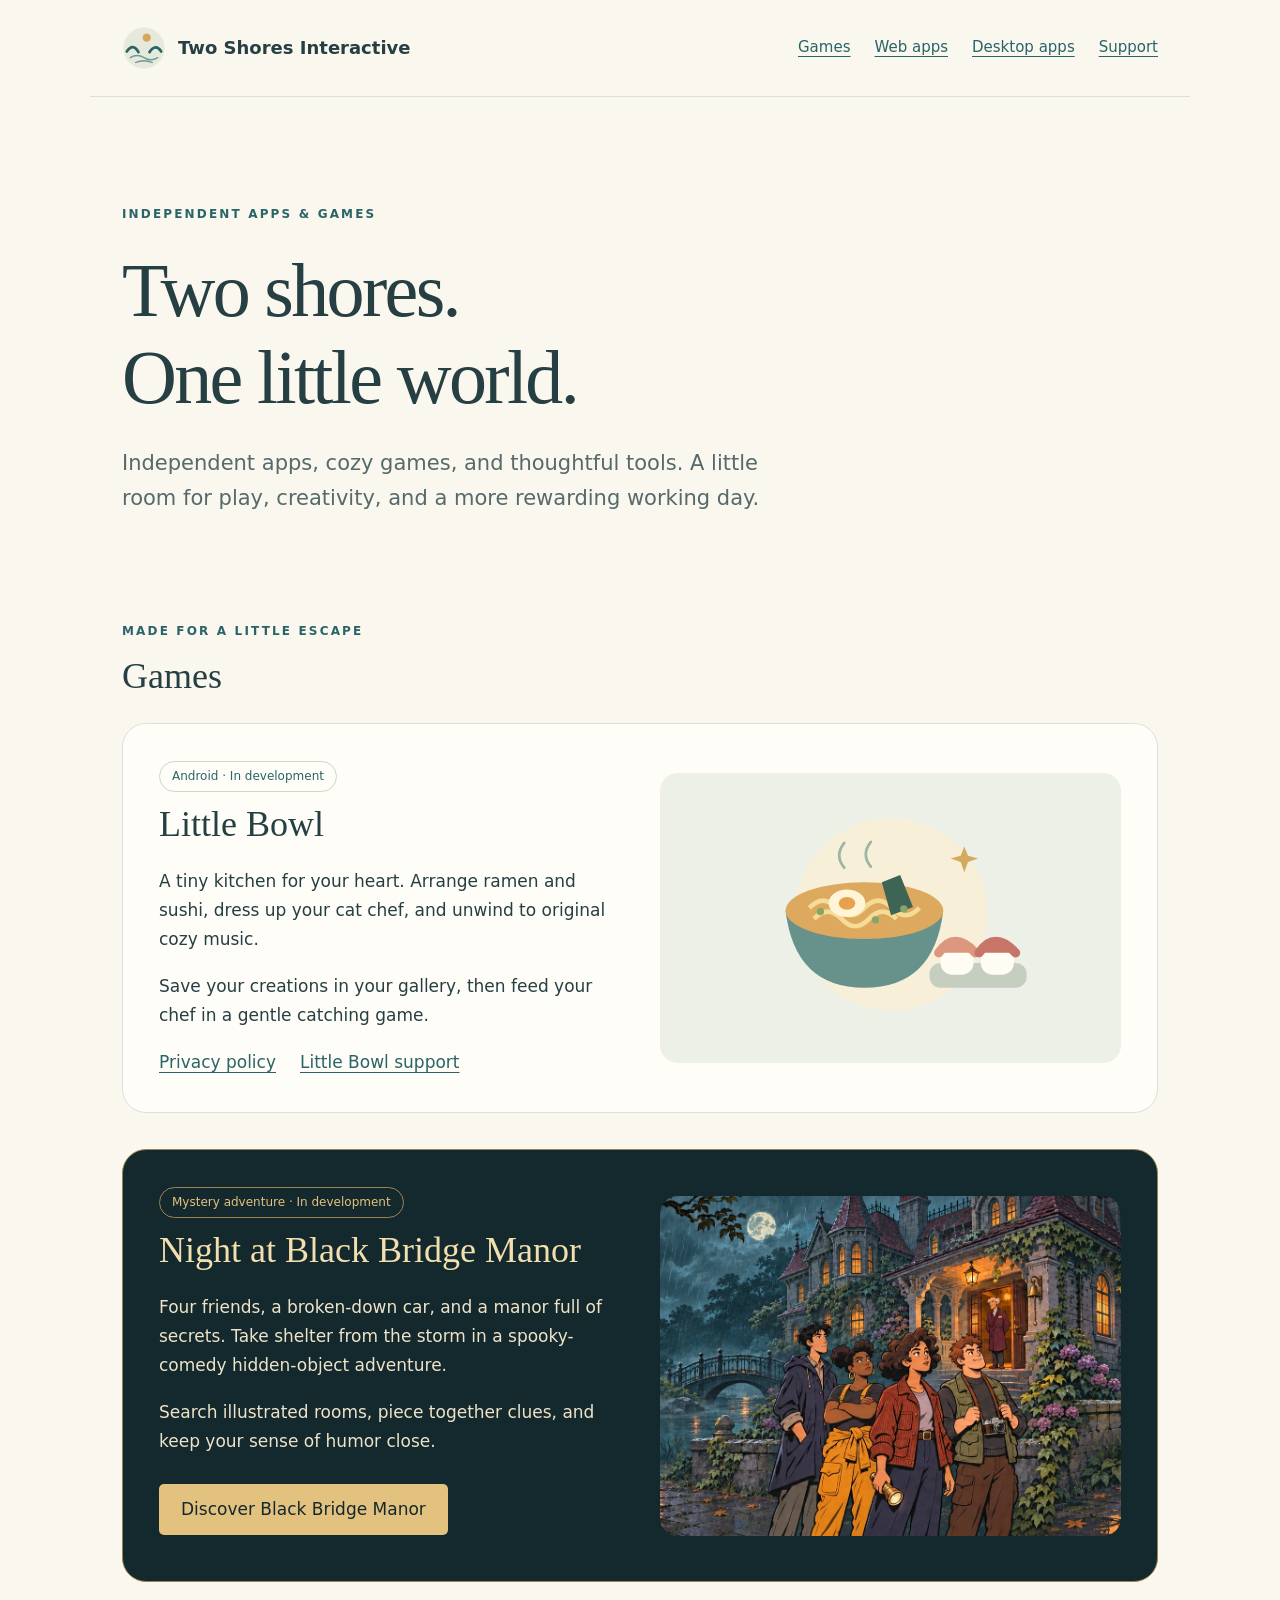
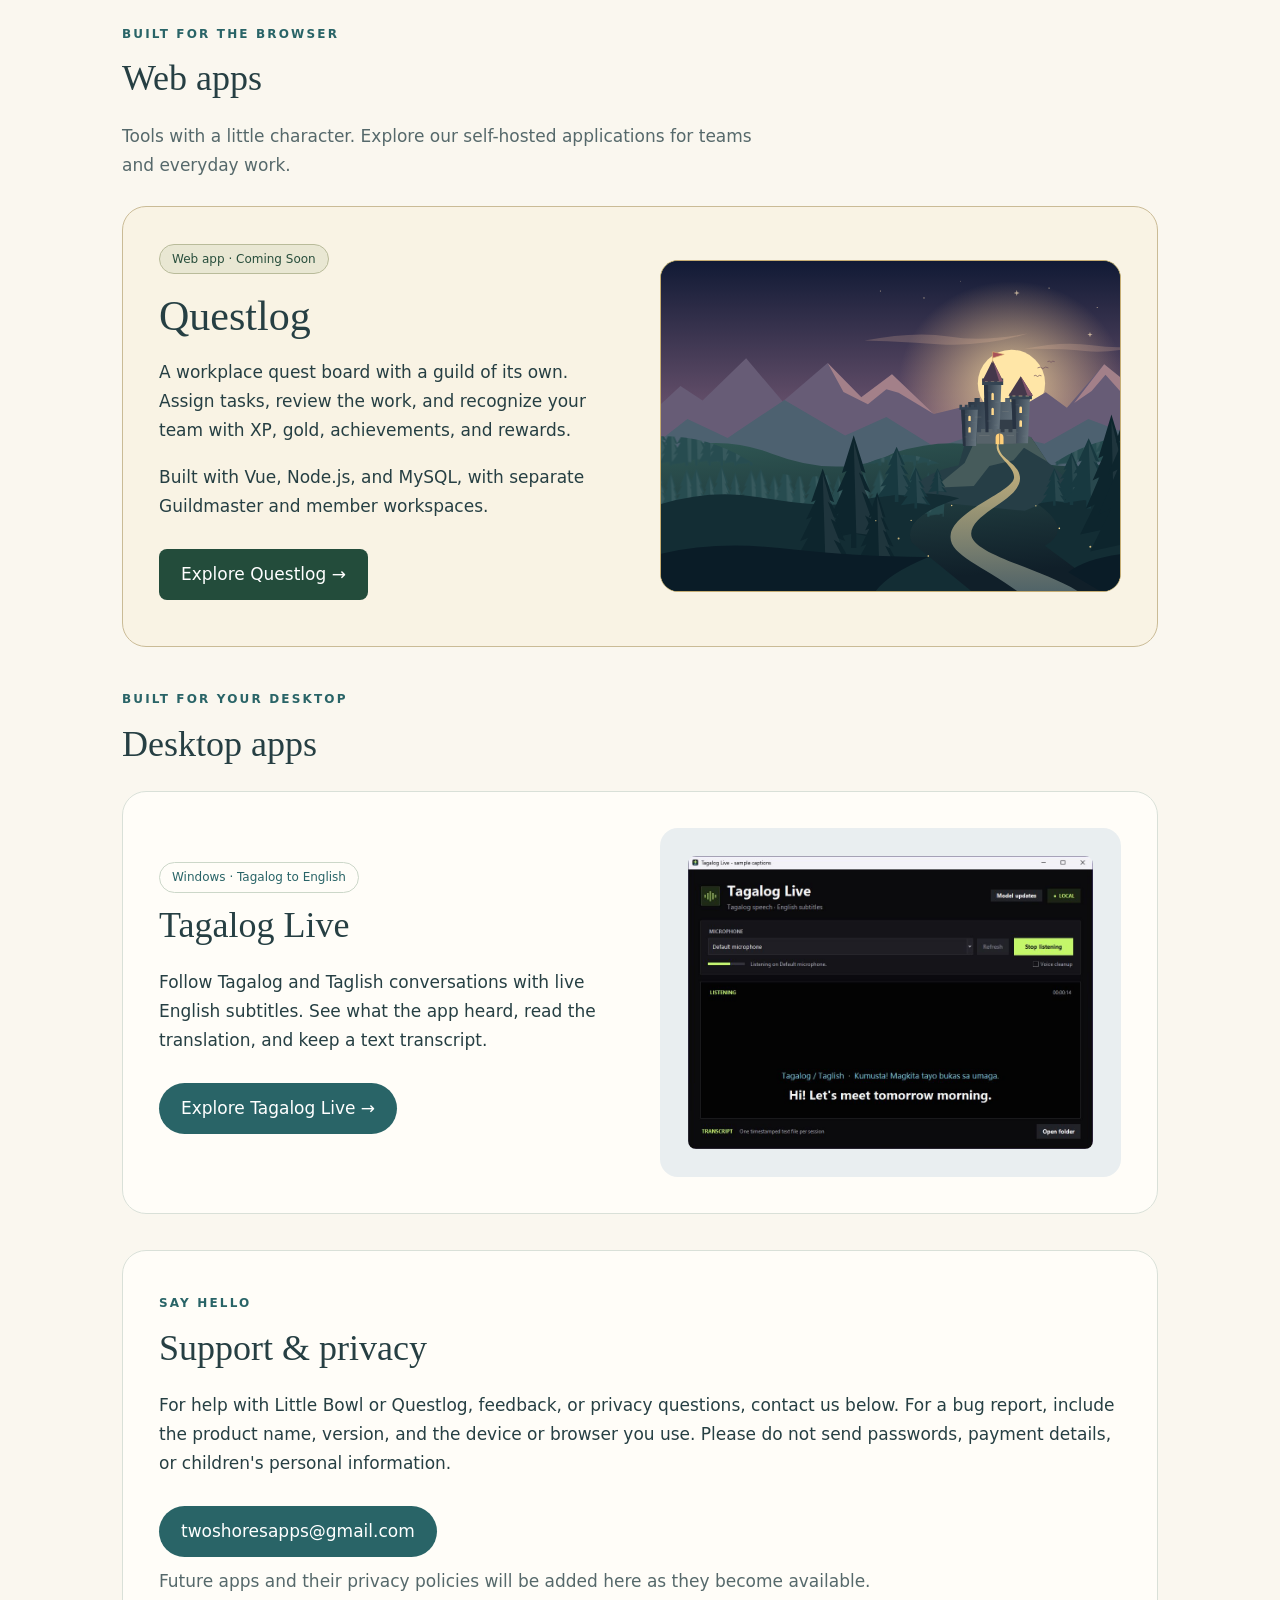
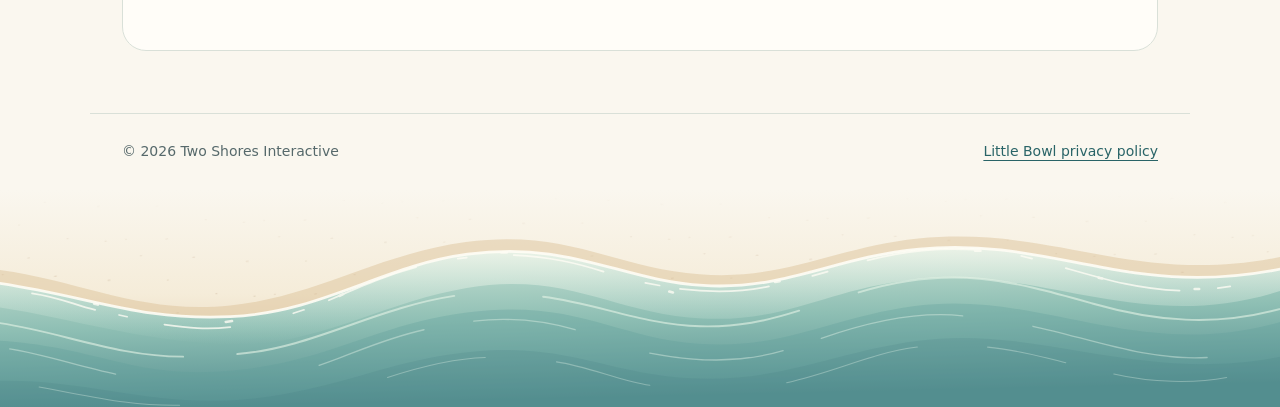
<file: index.html>
<!doctype html>
<html lang="en"><head><meta charset="utf-8"><meta name="viewport" content="width=device-width, initial-scale=1"><title>Two Shores Interactive — Apps & Games</title><meta name="description" content="Two Shores Interactive — independent apps, cozy games, support, and privacy policies."><meta name="theme-color" content="#faf7ef"><style>
:root{--ink:#263f43;--muted:#56696b;--paper:#faf7ef;--sea:#296467;--line:#d9e0d8;--card:#fffdf8}
*{box-sizing:border-box}html{scroll-behavior:smooth}body{margin:0;background:var(--paper);color:var(--ink);font:17px/1.7 system-ui,sans-serif}a{color:var(--sea);text-underline-offset:4px}a:focus-visible{outline:3px solid #af7441;outline-offset:5px}header,main,footer{max-width:1100px;margin:auto;padding:26px 32px}header{display:flex;align-items:center;justify-content:space-between;gap:20px;border-bottom:1px solid var(--line)}.brand{font-weight:700;text-decoration:none;color:var(--ink);font-size:18px;display:flex;gap:12px;align-items:center}.brand img{width:44px;height:44px;flex-shrink:0}nav{display:flex;gap:24px}nav a{font-size:15px}.hero{padding:75px 0 58px;max-width:800px}.eyebrow{font-size:12px;letter-spacing:.18em;text-transform:uppercase;font-weight:700;color:var(--sea)}h1,h2,h3{font-family:Georgia,serif;font-weight:400;line-height:1.15}h1{font-size:clamp(40px,7vw,76px);margin:20px 0 24px;letter-spacing:-.035em}h2{font-size:36px;margin:12px 0 22px}h3{font-size:26px;margin:30px 0 12px}.intro{font-size:21px;color:var(--muted);max-width:640px}.card{background:var(--card);border:1px solid var(--line);border-radius:24px;padding:36px;margin-bottom:36px}.app-card{display:grid;grid-template-columns:1fr 1fr;gap:40px;align-items:center}.pill{display:inline-block;border:1px solid #ccd7c9;border-radius:30px;font-size:12px;padding:4px 12px;color:var(--sea)}.art{background:#edf0e6;border-radius:18px;padding:35px;display:flex;align-items:center;justify-content:center;min-height:260px}#apps .art img{width:100%;max-width:330px;height:auto}.button{display:inline-block;background:var(--sea);color:white;padding:11px 22px;border-radius:30px;text-decoration:none;margin:10px 0}.links{display:flex;flex-wrap:wrap;gap:12px 24px}.muted,footer{color:var(--muted)}footer{font-size:14px;border-top:1px solid var(--line);display:flex;justify-content:space-between;gap:20px;flex-wrap:wrap}.policy{max-width:800px;padding-top:25px}.policy h1{font-size:48px}.policy h2{font-size:28px;margin-top:38px}.note{border-left:3px solid var(--sea);background:#edf0e6;padding:16px 20px;border-radius:0 12px 12px 0}li{margin:7px 0}p{margin:0 0 18px}section[id]{scroll-margin-top:24px}@media(max-width:650px){header,main,footer{padding:22px}.brand{font-size:15px}nav{gap:12px}.hero{padding:46px 0}.app-card{grid-template-columns:1fr;gap:20px}.card{padding:24px}.art{min-height:200px}.intro{font-size:19px}.policy h1{font-size:38px}}@media(prefers-reduced-motion:reduce){html{scroll-behavior:auto}}

header{flex-wrap:wrap}nav{flex-wrap:wrap}
.tagalog-art { background: #e9eef0; padding: clamp(12px, 2.5vw, 28px); }
.tagalog-art img { width: 100%; height: auto; border-radius: 8px; }
.app-card h3 { font-size: 36px; margin: 12px 0 22px; }
.section-heading{margin:22px 0 26px}.section-heading p{max-width:650px;color:var(--muted)}
.questlog-card{overflow:hidden;border-color:#cabb96;background:#f9f3e4}
.questlog-card .pill{background:#e9e7d3;border-color:#b9bb9a;color:#284e3c}
.questlog-card h3{font-size:42px;margin:18px 0}
.questlog-card .art{padding:0;min-height:330px;background:#183c32;overflow:hidden;border:1px solid #c6ad73}
.questlog-card .art img{width:100%;height:330px;object-fit:cover;display:block}
.questlog-card .button{border-radius:8px;background:#234c3b}
.questlog-card .links{align-items:center}
@media(max-width:650px){.questlog-card .art,.questlog-card .art img{min-height:230px;height:230px}}

.manor-card{background:#14292e;color:#eee3c9;border-color:#9c8253;overflow:hidden}.manor-card .pill{color:#e4c17e;border-color:#9c8253}.manor-card h3{color:#f3dfad}.manor-card .button{background:#e3c17f;color:#15282c;border-radius:5px}.manor-card .art{padding:0;background:#0b1b20;overflow:hidden;min-height:300px}#apps .manor-card .art img{max-width:none;width:100%;height:340px;object-fit:cover;object-position:65% center}
/* Decorative shoreline under the footer. The art fades into --paper. */
body::after {
  content: "";
  display: block;
  height: clamp(8.5rem, 17vw, 17rem);
  background: url("assets/shoreline.svg") center bottom / max(100%, 42rem) 100% no-repeat;
}

</style><link rel="stylesheet" href="assets/shore-gulls.css"><script src="assets/shore-gulls.js" defer></script></head>
<body><header><a class="brand" href="index.html"><img src="assets/two-shores-logo.svg" width="44" height="44" alt="">Two Shores Interactive</a><nav aria-label="Main navigation"><a href="index.html#apps">Games</a><a href="index.html#web-apps">Web apps</a><a href="index.html#desktop-apps">Desktop apps</a><a href="index.html#support">Support</a></nav></header>
<main><section class="hero"><span class="eyebrow">Independent apps &amp; games</span><h1>Two shores.<br>One little world.</h1><p class="intro">Independent apps, cozy games, and thoughtful tools. A little room for play, creativity, and a more rewarding working day.</p></section>
<section id="apps" aria-labelledby="games-heading">
<div class="section-heading"><span class="eyebrow">Made for a little escape</span><h2 id="games-heading">Games</h2></div>
<article class="card app-card"><div><span class="pill">Android · In development</span><h3>Little Bowl</h3><p>A tiny kitchen for your heart. Arrange ramen and sushi, dress up your cat chef, and unwind to original cozy music.</p><p>Save your creations in your gallery, then feed your chef in a gentle catching game.</p><div class="links"><a href="privacy.html">Privacy policy</a><a href="mailto:twoshoresapps@gmail.com?subject=Little%20Bowl%20support">Little Bowl support</a></div></div><div class="art"><img src="assets/little-bowl-illustration.svg" width="360" height="240" alt="A bowl of ramen and sushi beneath a little star"></div></article>

<article class="card app-card manor-card"><div><span class="pill">Mystery adventure · In development</span><h3>Night at Black Bridge Manor</h3><p>Four friends, a broken-down car, and a manor full of secrets. Take shelter from the storm in a spooky-comedy hidden-object adventure.</p><p>Search illustrated rooms, piece together clues, and keep your sense of humor close.</p><a class="button" href="black-bridge-manor/">Discover Black Bridge Manor</a></div><div class="art"><img src="black-bridge-manor/assets/manor.webp" width="2172" height="724" loading="lazy" alt="Four friends outside a lantern-lit manor on a stormy night"></div></article>
</section>

<section id="web-apps" aria-labelledby="web-apps-heading">
<div class="section-heading web-apps-heading"><span class="eyebrow">Built for the browser</span><h2 id="web-apps-heading">Web apps</h2><p>Tools with a little character. Explore our self-hosted applications for teams and everyday work.</p></div>
<article class="card app-card questlog-card">
<div><span class="pill">Web app · Coming Soon</span><h3>Questlog</h3>
<p>A workplace quest board with a guild of its own. Assign tasks, review the work, and recognize your team with XP, gold, achievements, and rewards.</p>

<p>Built with Vue, Node.js, and MySQL, with separate Guildmaster and member workspaces.</p><div class="links"><a class="button" href="questlog/">Explore Questlog <span aria-hidden="true">→</span></a></div>
</div><div class="art"><img src="questlog/assets/guild-gate.svg" alt="An illustrated castle rising above a forest at sunset" width="1600" height="1000" loading="lazy"></div>
</article></section>

<section id="desktop-apps" aria-labelledby="desktop-apps-heading">
<div class="section-heading"><span class="eyebrow">Built for your desktop</span><h2 id="desktop-apps-heading">Desktop apps</h2></div>
<article class="card app-card"><div><span class="pill">Windows · Tagalog to English</span><h3>Tagalog Live</h3><p>Follow Tagalog and Taglish conversations with live English subtitles. See what the app heard, read the translation, and keep a text transcript.</p><div class="links"><a class="button" href="tagalog-live/">Explore Tagalog Live <span aria-hidden="true">→</span></a></div></div><div class="art tagalog-art"><img src="assets/tagalog-live/live-captions.jpg" width="942" height="682" loading="lazy" alt="Tagalog Live showing a sample Tagalog caption and its English translation"></div></article>
</section>

<section id="support" class="card"><span class="eyebrow">Say hello</span><h2>Support &amp; privacy</h2><p>For help with Little Bowl or Questlog, feedback, or privacy questions, contact us below. For a bug report, include the product name, version, and the device or browser you use. Please do not send passwords, payment details, or children's personal information.</p><a class="button" href="mailto:twoshoresapps@gmail.com">twoshoresapps@gmail.com</a><p class="muted">Future apps and their privacy policies will be added here as they become available.</p></section></main>
<footer><span>© 2026 Two Shores Interactive</span><a href="privacy.html">Little Bowl privacy policy</a></footer>
<div class="shore-gulls" aria-hidden="true"></div>
</body></html>
</file>
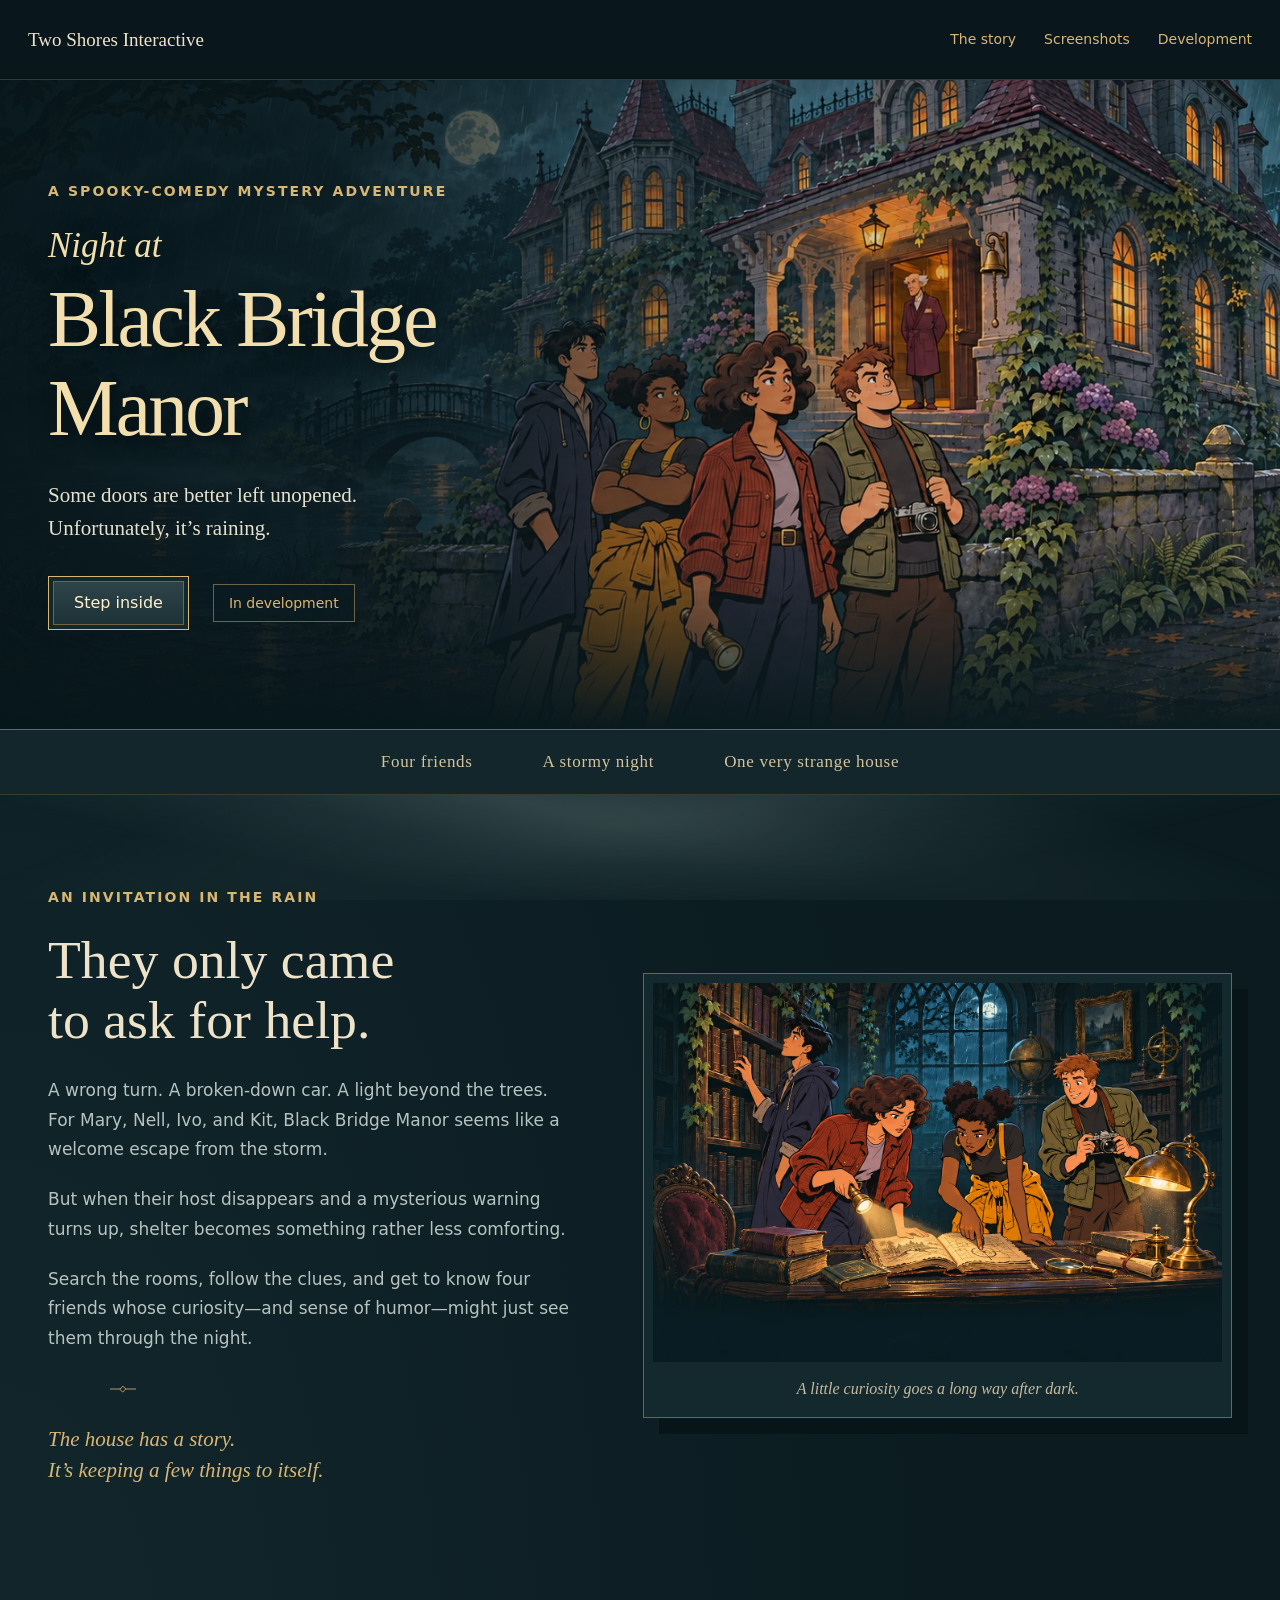
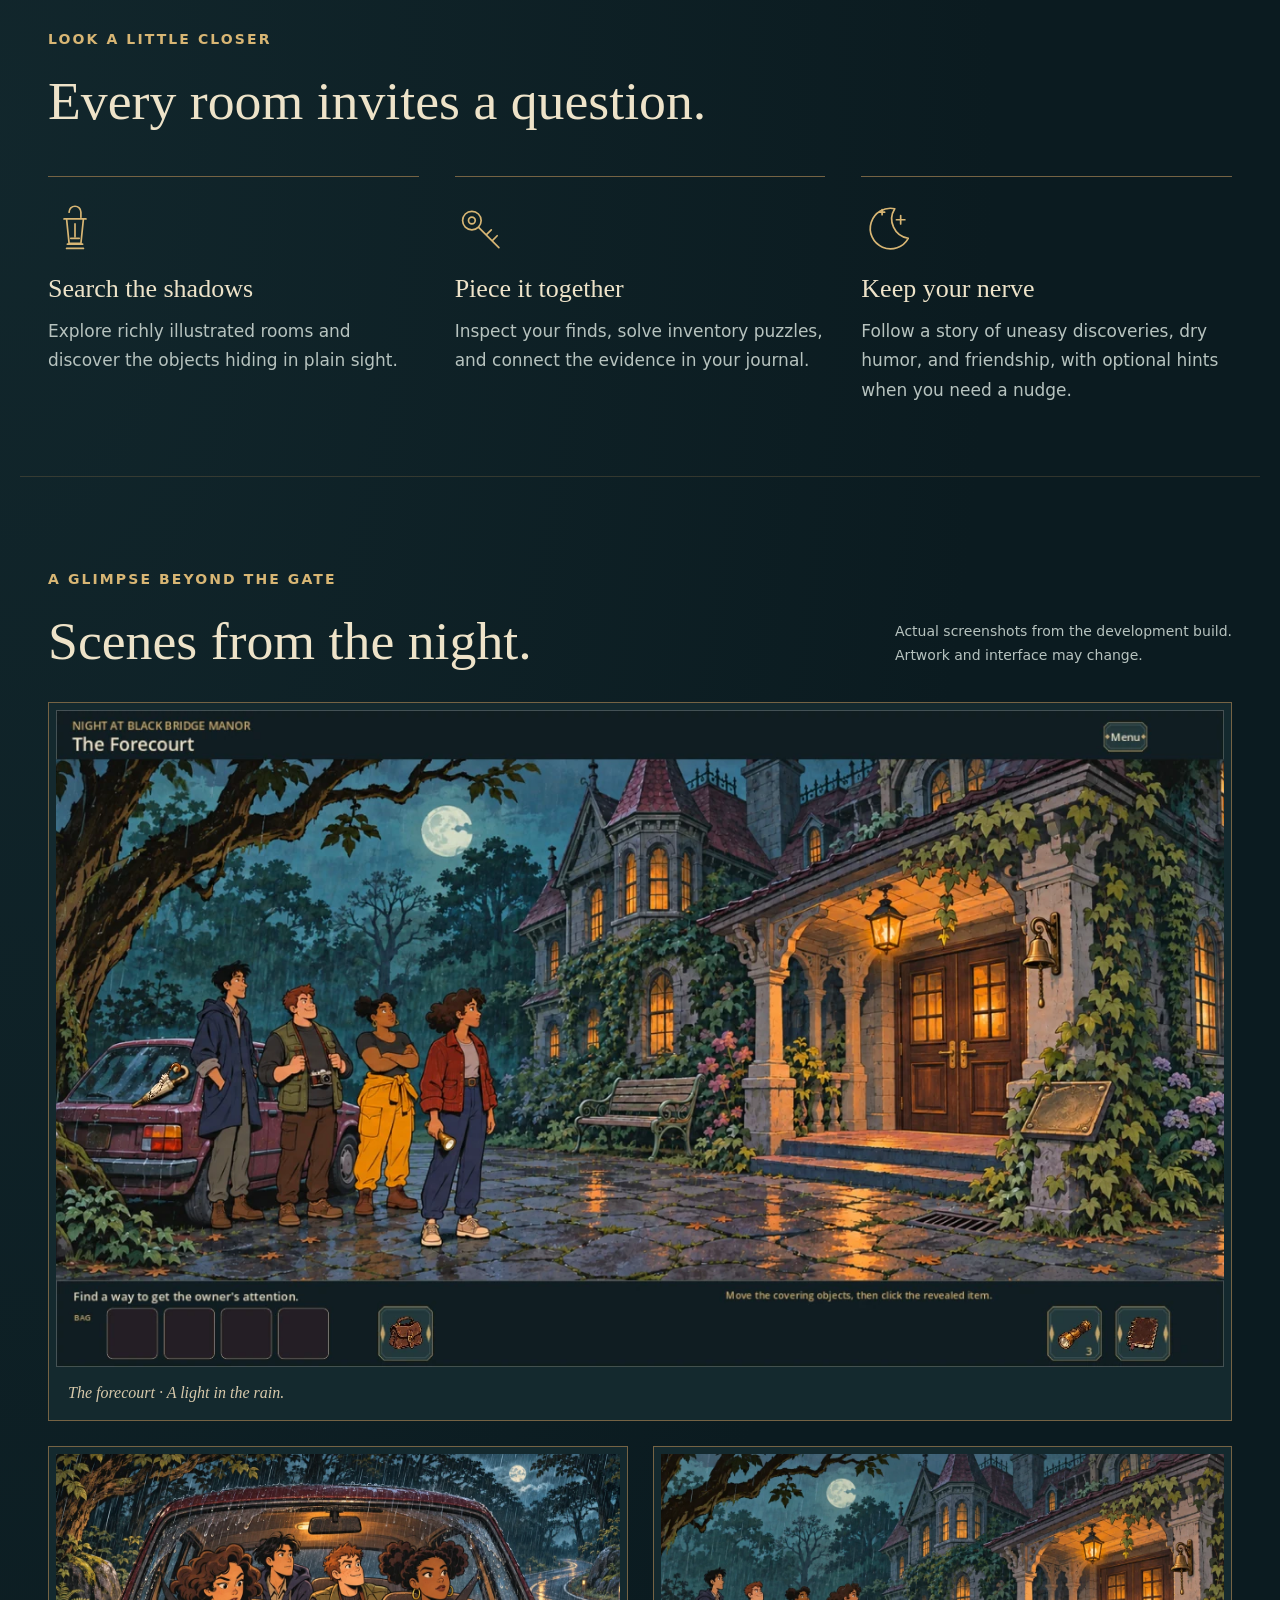
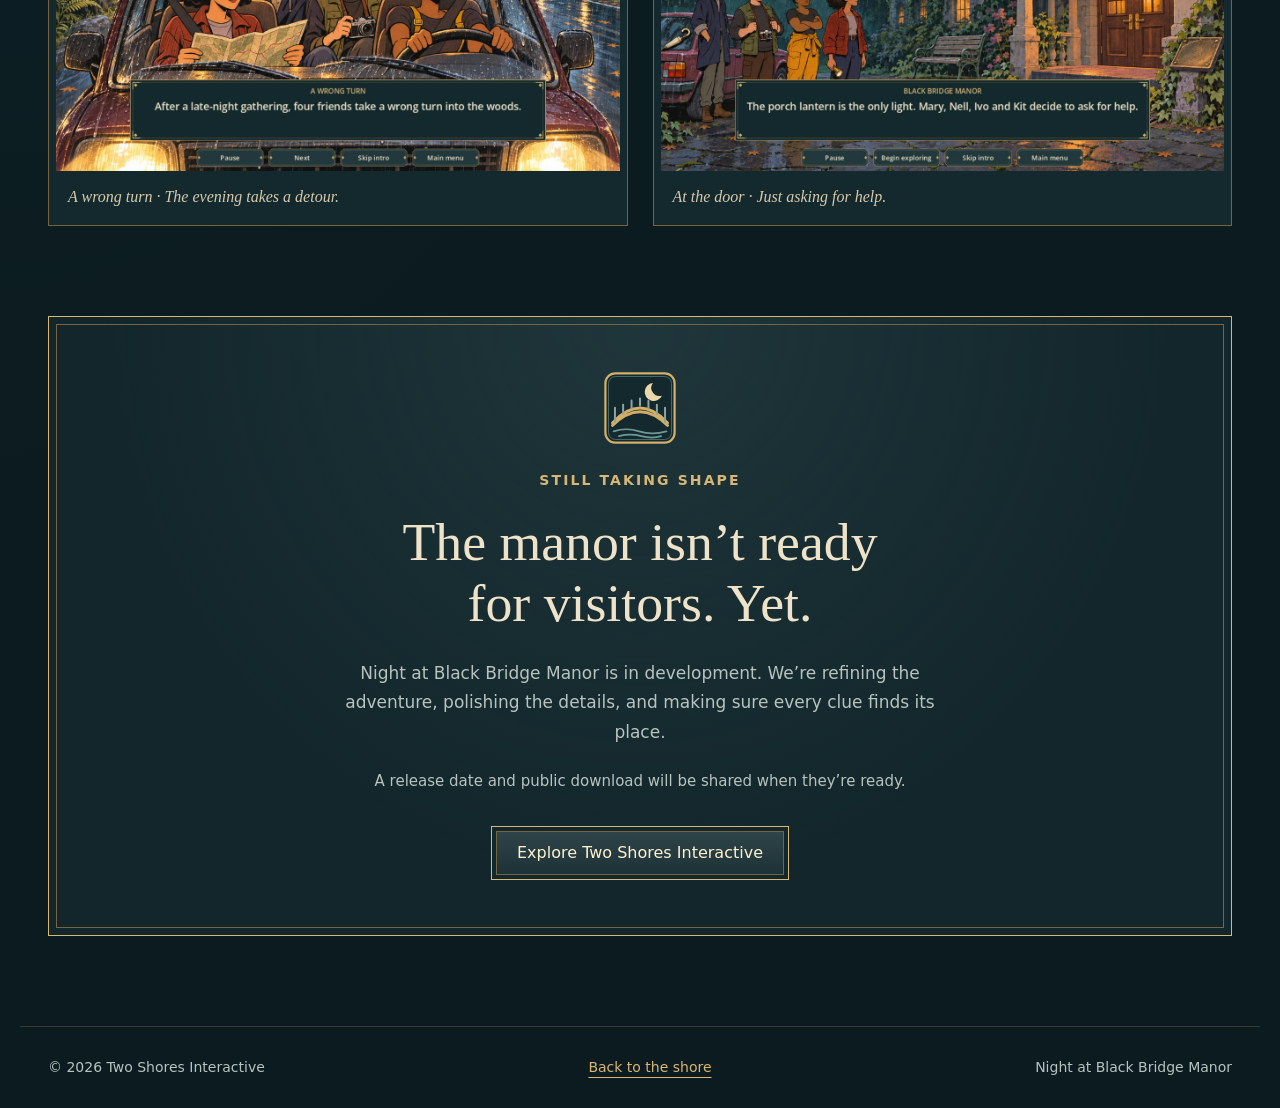
<file: black-bridge-manor/index.html>
<!doctype html>
<html lang="en">
<head>
  <meta charset="utf-8">
  <meta name="viewport" content="width=device-width, initial-scale=1">
  <title>Night at Black Bridge Manor · Two Shores Interactive</title>
  <meta name="description" content="Four friends. A storm. A manor full of secrets. Discover Night at Black Bridge Manor, a spooky-comedy hidden-object adventure in development.">
  <meta name="theme-color" content="#0b1b20">
  <link rel="icon" href="assets/game-icon.svg" type="image/svg+xml">
  <link rel="stylesheet" href="assets/manor.css">
  <script src="assets/fog.js" defer></script>
</head>
<body>
  <div class="manor-fog" aria-hidden="true"></div>
  <header class="site-header">
    <a class="publisher" href="../index.html">Two Shores Interactive</a>
    <nav aria-label="Page navigation"><a href="#story">The story</a><a href="#screens">Screenshots</a><a href="#development">Development</a></nav>
  </header>
  <main>
    <section class="hero" aria-labelledby="game-title">
      <img class="hero-art" src="assets/manor.webp" width="2172" height="724" alt="Four friends outside an ivy-covered manor, its lanterns glowing in the rain.">
      <div class="hero-inner">
        <p class="eyebrow">A spooky-comedy mystery adventure</p>
        <h1 id="game-title"><span>Night at</span>Black Bridge<br>Manor</h1>
        <p class="hero-line">Some doors are better left unopened.<br>Unfortunately, it’s raining.</p>
        <div class="hero-actions"><a class="button" href="#story">Step inside</a><span class="status">In development</span></div>
      </div>
    </section>
    <div class="chapter-strip"><span>Four friends</span><span>A stormy night</span><span>One very strange house</span></div>
    <section class="story section-wrap" id="story" aria-labelledby="story-title">
      <div class="story-copy"><p class="eyebrow">An invitation in the rain</p><h2 id="story-title">They only came<br>to ask for help.</h2>
        <p>A wrong turn. A broken-down car. A light beyond the trees. For Mary, Nell, Ivo, and Kit, Black Bridge Manor seems like a welcome escape from the storm.</p>
        <p>But when their host disappears and a mysterious warning turns up, shelter becomes something rather less comforting.</p>
        <p>Search the rooms, follow the clues, and get to know four friends whose curiosity—and sense of humor—might just see them through the night.</p>
        <div class="ornament" aria-hidden="true"></div><p class="story-aside">The house has a story.<br>It’s keeping a few things to itself.</p>
      </div>
      <figure class="story-picture"><img src="assets/investigation.webp" width="1672" height="941" loading="lazy" alt="The four friends investigate an old book by flashlight and lamplight in the manor’s library."><figcaption>A little curiosity goes a long way after dark.</figcaption></figure>
    </section>
    <section class="experience section-wrap" aria-labelledby="experience-title">
      <p class="eyebrow">Look a little closer</p><h2 id="experience-title">Every room invites a question.</h2>
      <div class="details"><article><img src="assets/lantern.svg" width="48" height="64" alt=""><h3>Search the shadows</h3><p>Explore richly illustrated rooms and discover the objects hiding in plain sight.</p></article><article><img src="assets/key.svg" width="64" height="64" alt=""><h3>Piece it together</h3><p>Inspect your finds, solve inventory puzzles, and connect the evidence in your journal.</p></article><article><img src="assets/moon.svg" width="64" height="64" alt=""><h3>Keep your nerve</h3><p>Follow a story of uneasy discoveries, dry humor, and friendship, with optional hints when you need a nudge.</p></article></div>
    </section>
    <section class="screens section-wrap" id="screens" aria-labelledby="screens-title">
      <div class="section-heading"><div><p class="eyebrow">A glimpse beyond the gate</p><h2 id="screens-title">Scenes from the night.</h2></div><p>Actual screenshots from the development build.<br>Artwork and interface may change.</p></div>
      <figure class="screen-feature"><a href="assets/forecourt.webp" aria-label="View full-size gameplay screenshot of the forecourt"><img src="assets/forecourt.webp" width="1280" height="720" loading="lazy" alt="Gameplay in the moonlit forecourt, with the four friends, manor entrance, inventory, and journal controls."></a><figcaption>The forecourt · A light in the rain.</figcaption></figure>
      <div class="screen-pair"><figure><a href="assets/wrong-turn.webp" aria-label="View full-size screenshot of the opening car journey"><img src="assets/wrong-turn.webp" width="1280" height="720" loading="lazy" alt="Mary reads a map while Nell drives and Ivo and Kit sit behind them during the opening scene."></a><figcaption>A wrong turn · The evening takes a detour.</figcaption></figure><figure><a href="assets/arrival.webp" aria-label="View full-size screenshot of the arrival at the manor"><img src="assets/arrival.webp" width="1280" height="720" loading="lazy" alt="The four friends arrive at the glowing porch of Black Bridge Manor."></a><figcaption>At the door · Just asking for help.</figcaption></figure></div>
    </section>
    <section class="development section-wrap" id="development" aria-labelledby="development-title"><div class="development-panel"><img src="assets/game-icon.svg" width="72" height="72" alt=""><p class="eyebrow">Still taking shape</p><h2 id="development-title">The manor isn’t ready<br>for visitors. Yet.</h2><p>Night at Black Bridge Manor is in development. We’re refining the adventure, polishing the details, and making sure every clue finds its place.</p><p class="release-note">A release date and public download will be shared when they’re ready.</p><a class="button" href="../index.html#apps">Explore Two Shores Interactive</a></div></section>
  </main>
  <footer><span>© 2026 Two Shores Interactive</span><a href="../index.html">Back to the shore</a><span>Night at Black Bridge Manor</span></footer>
</body>
</html>
</file>
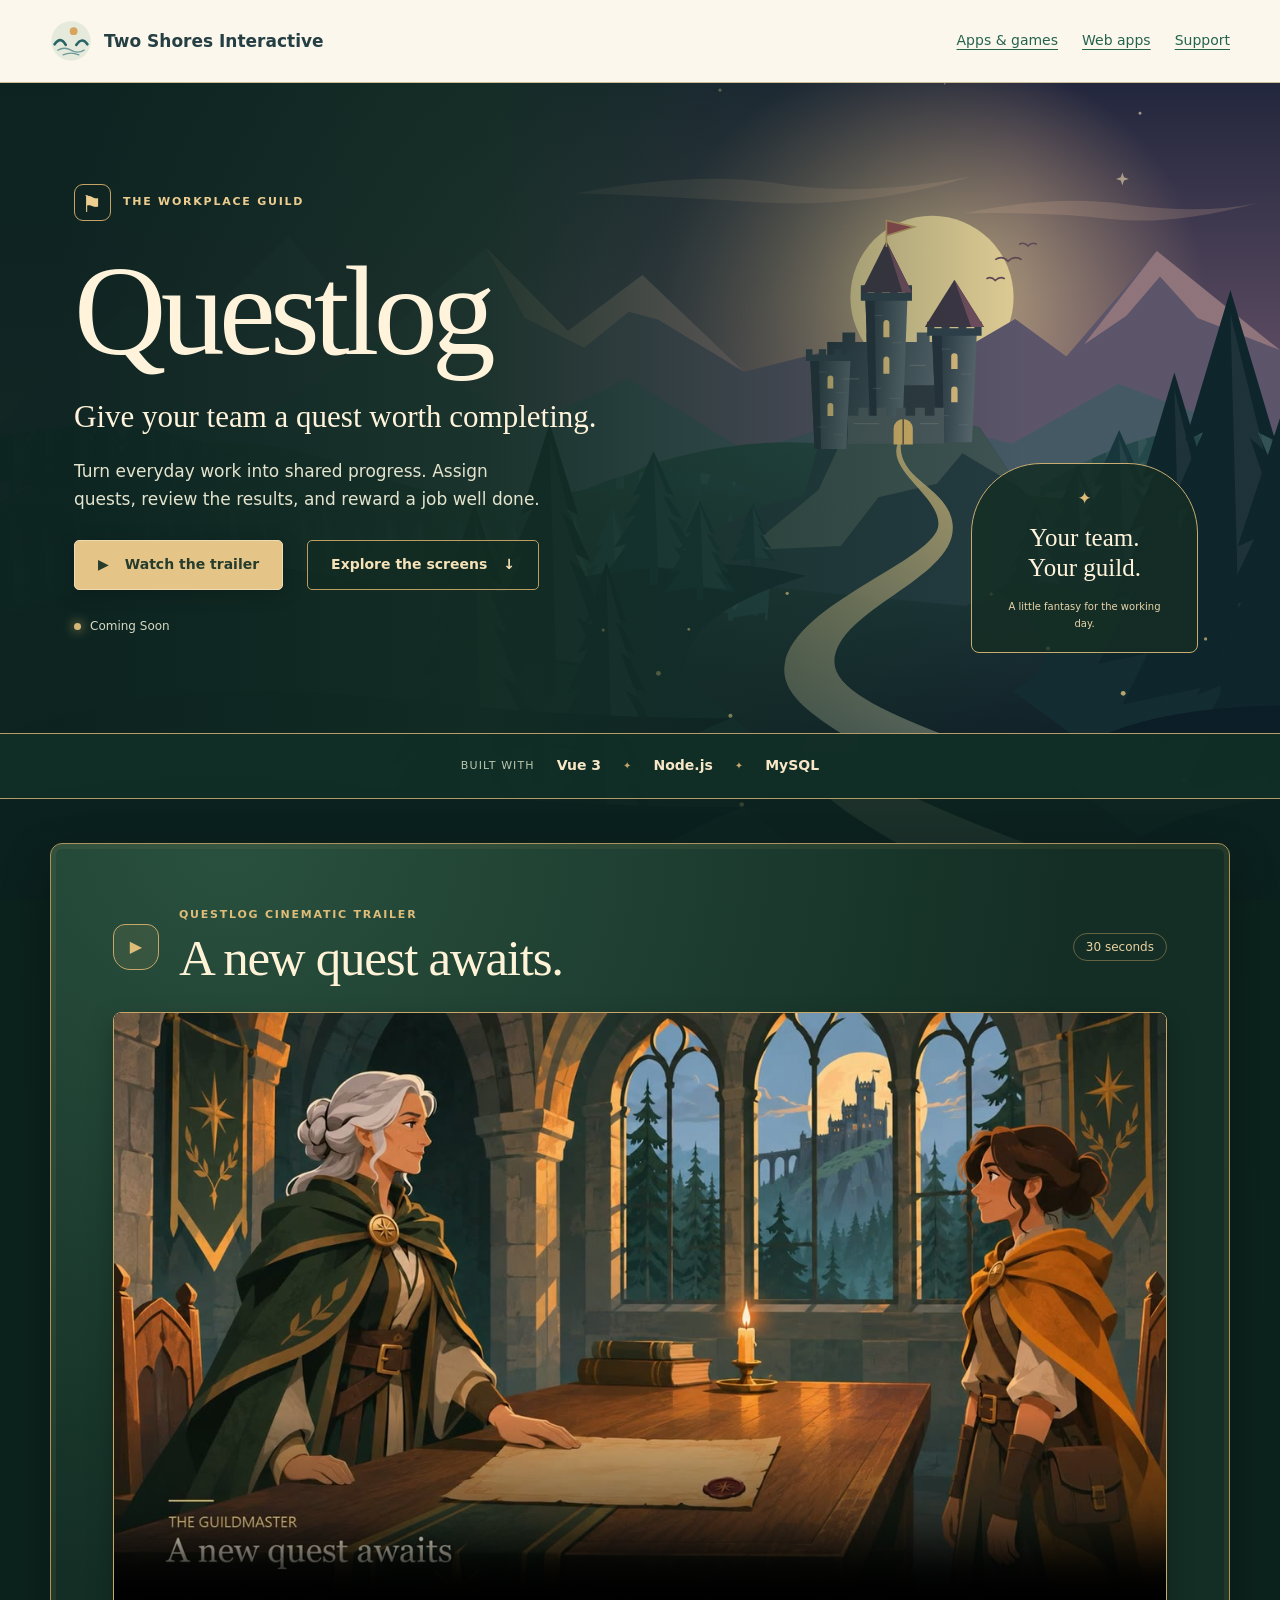
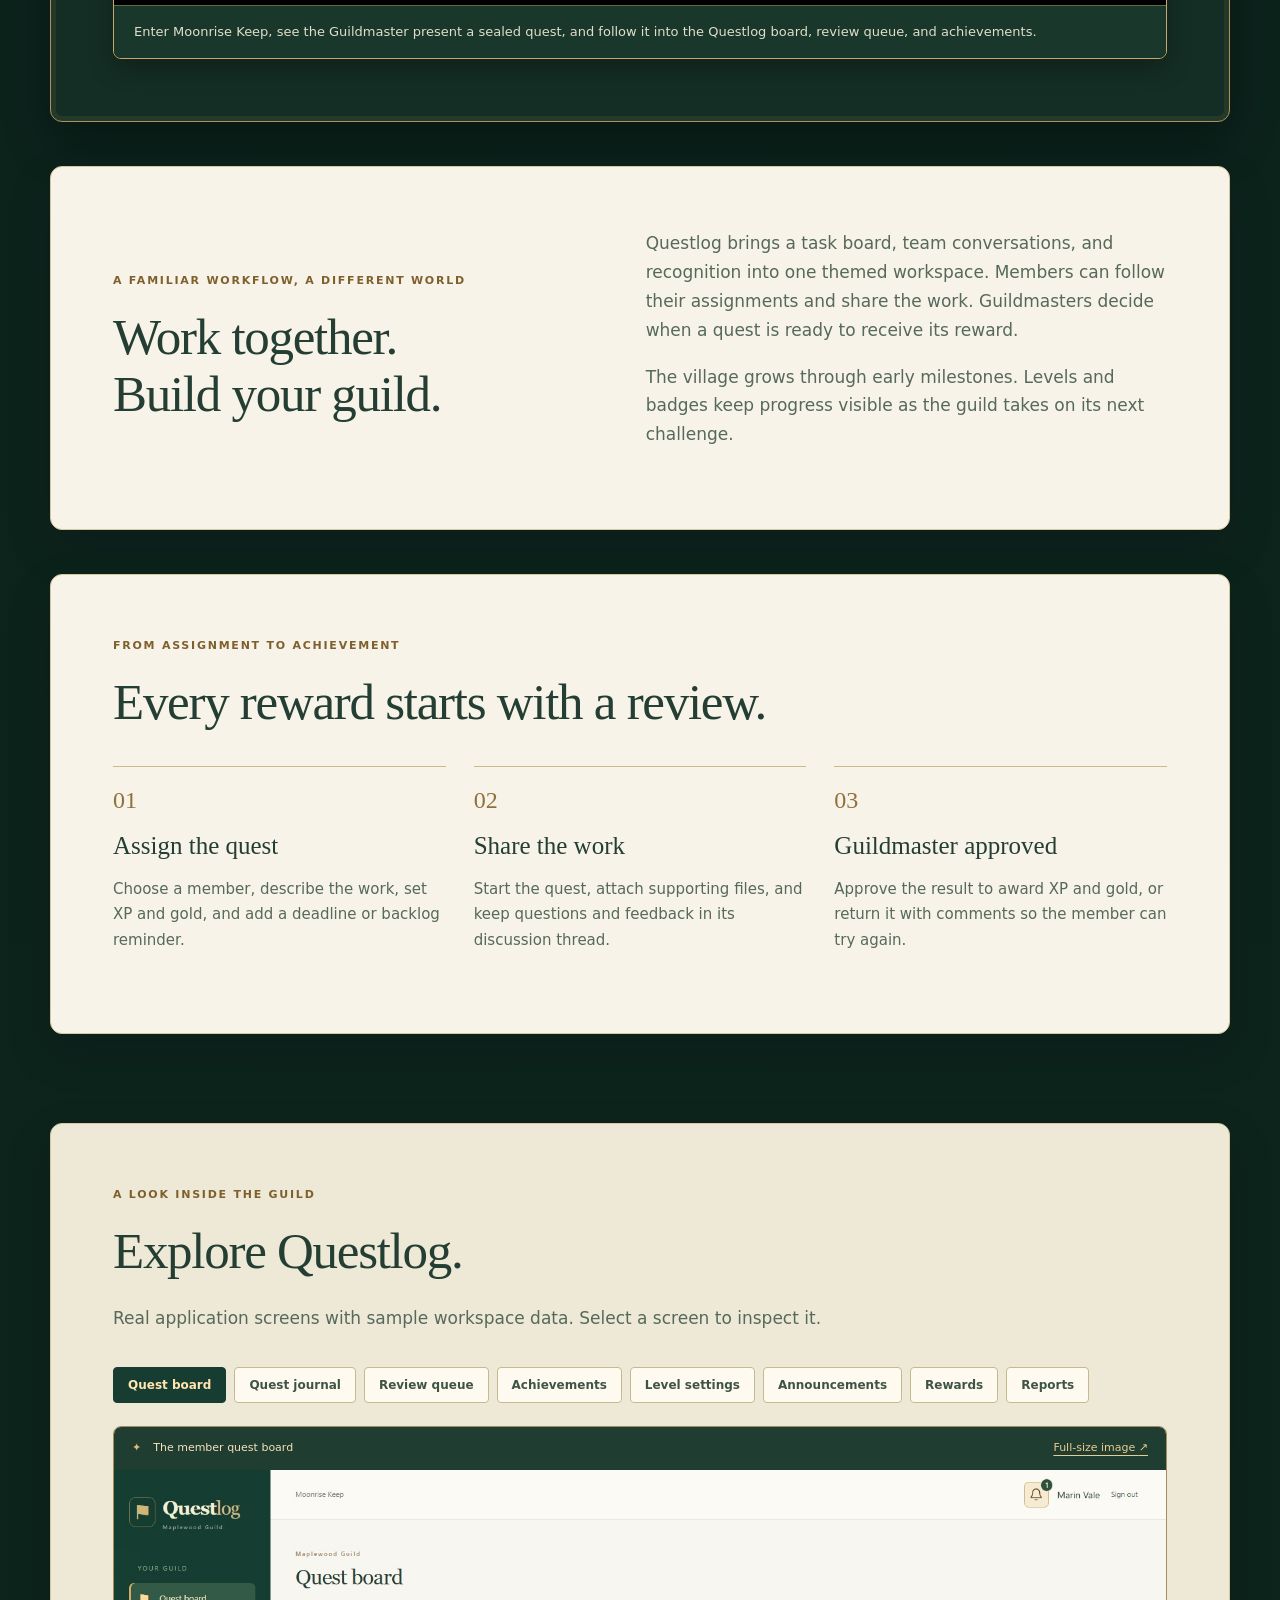
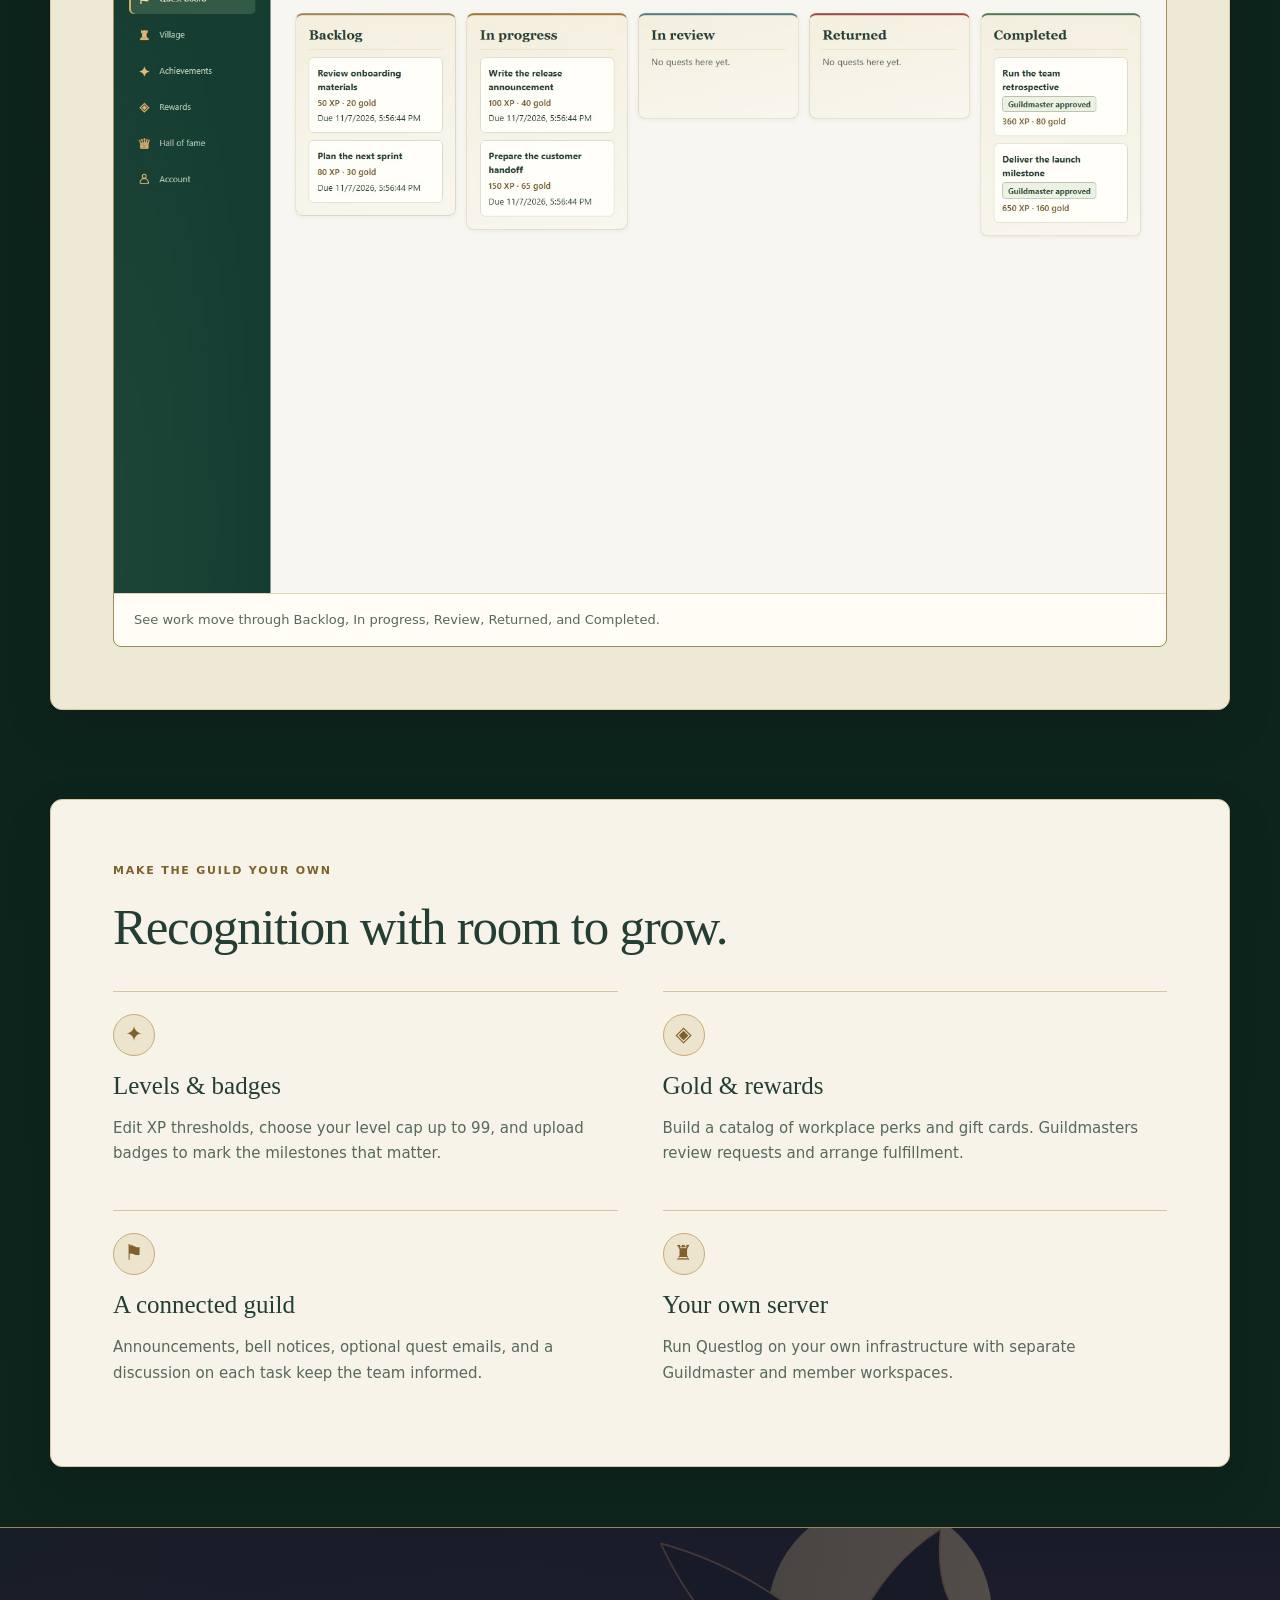
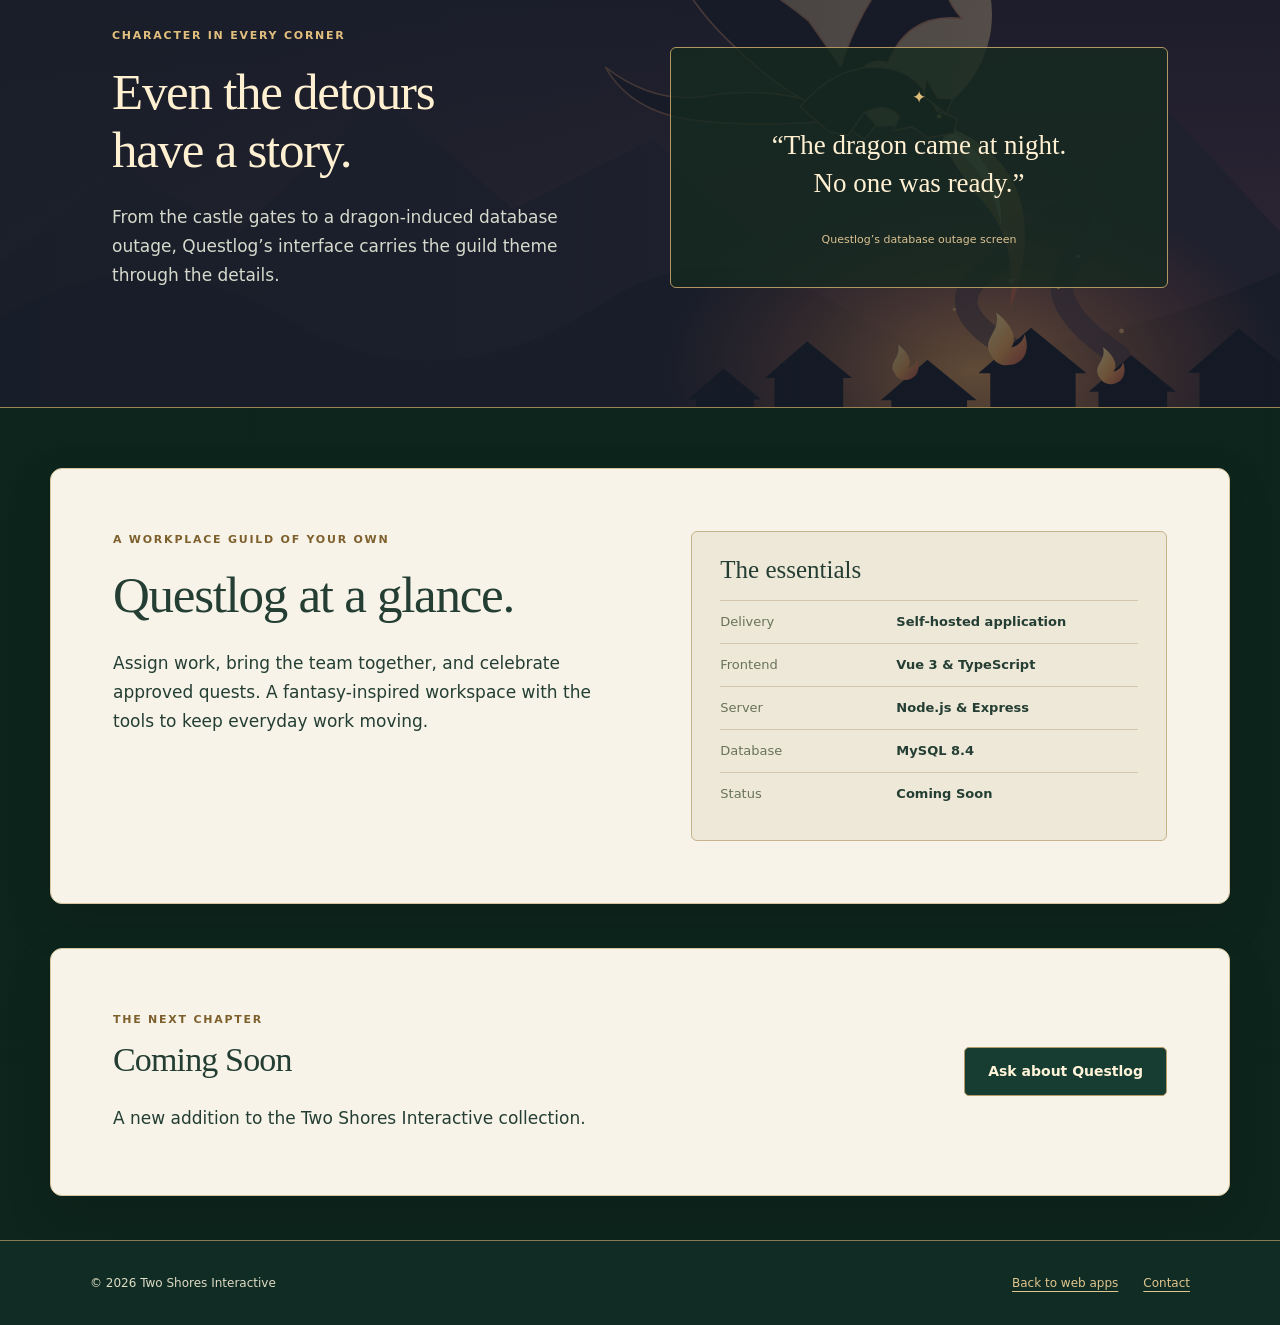
<file: questlog/index.html>
<!doctype html>
<html lang="en">
<head>
  <meta charset="utf-8">
  <meta name="viewport" content="width=device-width, initial-scale=1">
  <title>Questlog — Two Shores Interactive</title>
  <meta name="description" content="A fantasy-inspired workplace quest board from Two Shores Interactive. Coming soon.">
  <meta name="theme-color" content="#173c31">
  <link rel="stylesheet" href="questlog.css">
</head>
<body>
<a class="skip" href="#main">Skip to content</a>
<header class="site-header">
  <a class="studio" href="../index.html"><svg viewBox="0 0 64 64" aria-hidden="true"><circle cx="32" cy="32" r="30" fill="#e6eadc"/><circle cx="36" cy="17" r="6" fill="#d8a55e"/><path d="M7 37Q16 24 24 38M40 38Q49 25 57 37" fill="none" stroke="#296467" stroke-width="4" stroke-linecap="round"/><path d="M12 46Q22 40 32 46T52 46M20 53Q32 48 44 53" fill="none" stroke="#6d9997" stroke-width="2" stroke-linecap="round"/></svg>Two Shores Interactive</a>
  <nav aria-label="Main navigation"><a href="../index.html#apps">Apps &amp; games</a><a href="../index.html#web-apps">Web apps</a><a href="../index.html#support">Support</a></nav>
</header>
<main id="main">
  <section class="hero" aria-labelledby="title">
    <div class="hero-art" aria-hidden="true"></div>
    <div class="hero-inner">
      <div class="hero-copy">
        <p class="eyebrow"><span class="crest" aria-hidden="true">⚑</span> The workplace guild</p>
        <h1 id="title">Questlog</h1>
        <p class="hero-intro">Give your team a quest worth completing.</p>
        <p>Turn everyday work into shared progress. Assign quests, review the results, and reward a job well done.</p>
        <div class="actions">
          <a class="button gold" href="#trailer"><span aria-hidden="true">▶</span> Watch the trailer</a>
          <a class="button outline" href="#screens">Explore the screens <span aria-hidden="true">↓</span></a>
        </div>
        <div class="status"><span aria-hidden="true"></span> Coming Soon</div>
      </div>
      <div class="hero-plaque"><span aria-hidden="true">✦</span><p>Your team.<br>Your guild.</p><small>A little fantasy for the working day.</small></div>
    </div>
  </section>
  <div class="tech-strip" aria-label="Technology"><span>Built with</span><strong>Vue 3</strong><i aria-hidden="true">✦</i><strong>Node.js</strong><i aria-hidden="true">✦</i><strong>MySQL</strong></div>

  <section class="section trailer-section" id="trailer" aria-labelledby="trailer-title">
    <div class="trailer-heading">
      <div class="trailer-crest" aria-hidden="true"><span>▶</span></div>
      <div>
        <p class="eyebrow">Questlog cinematic trailer</p>
        <h2 id="trailer-title">A new quest awaits.</h2>
      </div>
      <span class="trailer-runtime">30 seconds</span>
    </div>
    <figure class="trailer-frame">
      <video controls playsinline preload="none" width="1920" height="1080"
        poster="assets/questlog-trailer-poster.jpg"
        aria-label="Questlog cinematic trailer" aria-describedby="trailer-caption">
        <source src="assets/questlog-cinematic-trailer.mp4" type="video/mp4">
        <p><a href="assets/questlog-cinematic-trailer.mp4">Watch the Questlog trailer as an MP4</a>.</p>
      </video>
      <figcaption id="trailer-caption">Enter Moonrise Keep, see the Guildmaster present a sealed quest, and follow it into the Questlog board, review queue, and achievements.</figcaption>
    </figure>
  </section>

  <section class="section introduction">
    <div><p class="eyebrow">A familiar workflow, a different world</p><h2>Work together.<br>Build your guild.</h2></div>
    <div><p>Questlog brings a task board, team conversations, and recognition into one themed workspace. Members can follow their assignments and share the work. Guildmasters decide when a quest is ready to receive its reward.</p><p>The village grows through early milestones. Levels and badges keep progress visible as the guild takes on its next challenge.</p></div>
  </section>

  <section class="section workflow" aria-labelledby="workflow-title">
    <div class="section-heading"><p class="eyebrow">From assignment to achievement</p><h2 id="workflow-title">Every reward starts with a review.</h2></div>
    <div class="workflow-grid">
      <article><span class="step">01</span><h3>Assign the quest</h3><p>Choose a member, describe the work, set XP and gold, and add a deadline or backlog reminder.</p></article>
      <article><span class="step">02</span><h3>Share the work</h3><p>Start the quest, attach supporting files, and keep questions and feedback in its discussion thread.</p></article>
      <article><span class="step">03</span><h3>Guildmaster approved</h3><p>Approve the result to award XP and gold, or return it with comments so the member can try again.</p></article>
    </div>
  </section>

  <section class="screens-section" id="screens" aria-labelledby="screens-title">
    <div class="section">
      <div class="section-heading"><p class="eyebrow">A look inside the guild</p><h2 id="screens-title">Explore Questlog.</h2><p>Real application screens with sample workspace data. Select a screen to inspect it.</p></div>
      <div class="screen-tabs" aria-label="Choose a screenshot">
        <button type="button" aria-pressed="true" data-screen="member-01-quest-board.jpg" data-title="The member quest board" data-caption="See work move through Backlog, In progress, Review, Returned, and Completed.">Quest board</button>
        <button type="button" aria-pressed="false" data-screen="member-quest-journal.jpg" data-title="The quest journal" data-caption="Keep the brief, attachments, and team discussion together.">Quest journal</button>
        <button type="button" aria-pressed="false" data-screen="admin-04-review-queue.jpg" data-title="The Guildmaster review queue" data-caption="Review submitted work before awarding XP and gold.">Review queue</button>
        <button type="button" aria-pressed="false" data-screen="member-03-achievements.jpg" data-title="Member achievements" data-caption="Discover earned badges and upcoming milestones.">Achievements</button>
        <button type="button" aria-pressed="false" data-screen="admin-12-settings.jpg" data-title="Guild identity and level settings" data-caption="Name the keep and set a custom XP curve up to level 99.">Level settings</button>
        <button type="button" aria-pressed="false" data-screen="admin-05-announcements.jpg" data-title="The guild noticeboard" data-caption="Post announcements for members to read and acknowledge.">Announcements</button>
        <button type="button" aria-pressed="false" data-screen="member-04-rewards.jpg" data-title="The reward shop" data-caption="Request workplace perks and gift cards from the guild catalog.">Rewards</button>
        <button type="button" aria-pressed="false" data-screen="admin-09-reports.jpg" data-title="Guild reports" data-caption="Review completed quests, XP, and gold, then export the user totals.">Reports</button>
      </div>
      <figure class="screen-frame">
        <div class="screen-bar"><span aria-hidden="true">✦</span><span id="screen-title">The member quest board</span><a id="screen-link" href="assets/member-01-quest-board.jpg" target="_blank" rel="noopener">Full-size image <span aria-hidden="true">↗</span></a></div>
        <a id="screen-image-link" href="assets/member-01-quest-board.jpg" target="_blank" rel="noopener"><img id="screen-image" src="assets/member-01-quest-board.jpg" alt="The member quest board in Questlog" width="1600" height="1100" loading="lazy"></a>
        <figcaption id="screen-caption" aria-live="polite">See work move through Backlog, In progress, Review, Returned, and Completed.</figcaption>
      </figure>
      <noscript><p>View the <a href="assets/member-quest-journal.jpg">quest journal</a>, <a href="assets/member-03-achievements.jpg">achievements</a>, and <a href="assets/member-04-rewards.jpg">reward shop</a>.</p></noscript>
    </div>
  </section>

  <section class="section features" aria-labelledby="features-title">
    <div class="section-heading"><p class="eyebrow">Make the guild your own</p><h2 id="features-title">Recognition with room to grow.</h2></div>
    <div class="feature-grid">
      <article><span class="feature-mark" aria-hidden="true">✦</span><h3>Levels &amp; badges</h3><p>Edit XP thresholds, choose your level cap up to 99, and upload badges to mark the milestones that matter.</p></article>
      <article><span class="feature-mark" aria-hidden="true">◈</span><h3>Gold &amp; rewards</h3><p>Build a catalog of workplace perks and gift cards. Guildmasters review requests and arrange fulfillment.</p></article>
      <article><span class="feature-mark" aria-hidden="true">⚑</span><h3>A connected guild</h3><p>Announcements, bell notices, optional quest emails, and a discussion on each task keep the team informed.</p></article>
      <article><span class="feature-mark" aria-hidden="true">♜</span><h3>Your own server</h3><p>Run Questlog on your own infrastructure with separate Guildmaster and member workspaces.</p></article>
    </div>
  </section>

  <section class="dragon-section" aria-labelledby="dragon-title">
    <div class="dragon-art" aria-hidden="true"></div>
    <div class="section dragon-inner"><div><p class="eyebrow">Character in every corner</p><h2 id="dragon-title">Even the detours<br>have a story.</h2><p>From the castle gates to a dragon-induced database outage, Questlog’s interface carries the guild theme through the details.</p></div><div class="quote"><span aria-hidden="true">✦</span><p>“The dragon came at night.<br>No one was ready.”</p><small>Questlog’s database outage screen</small></div></div>
  </section>

  <section class="section details-section">
    <div><p class="eyebrow">A workplace guild of your own</p><h2>Questlog at a glance.</h2><p>Assign work, bring the team together, and celebrate approved quests. A fantasy-inspired workspace with the tools to keep everyday work moving.</p></div>
    <div class="facts"><h3>The essentials</h3><dl><div><dt>Delivery</dt><dd>Self-hosted application</dd></div><div><dt>Frontend</dt><dd>Vue 3 &amp; TypeScript</dd></div><div><dt>Server</dt><dd>Node.js &amp; Express</dd></div><div><dt>Database</dt><dd>MySQL 8.4</dd></div><div><dt>Status</dt><dd>Coming Soon</dd></div></dl></div>
  </section>
  <section class="section release-note"><div><p class="eyebrow">The next chapter</p><h2>Coming Soon</h2><p>A new addition to the Two Shores Interactive collection.</p></div><a class="button forest" href="mailto:twoshoresapps@gmail.com?subject=Questlog%20enquiry">Ask about Questlog</a></section>
</main>
<footer><span>© 2026 Two Shores Interactive</span><div><a href="../index.html#web-apps">Back to web apps</a><a href="mailto:twoshoresapps@gmail.com?subject=Questlog%20enquiry">Contact</a></div></footer>
<script src="questlog.js" defer></script>
</body>
</html>
</file>
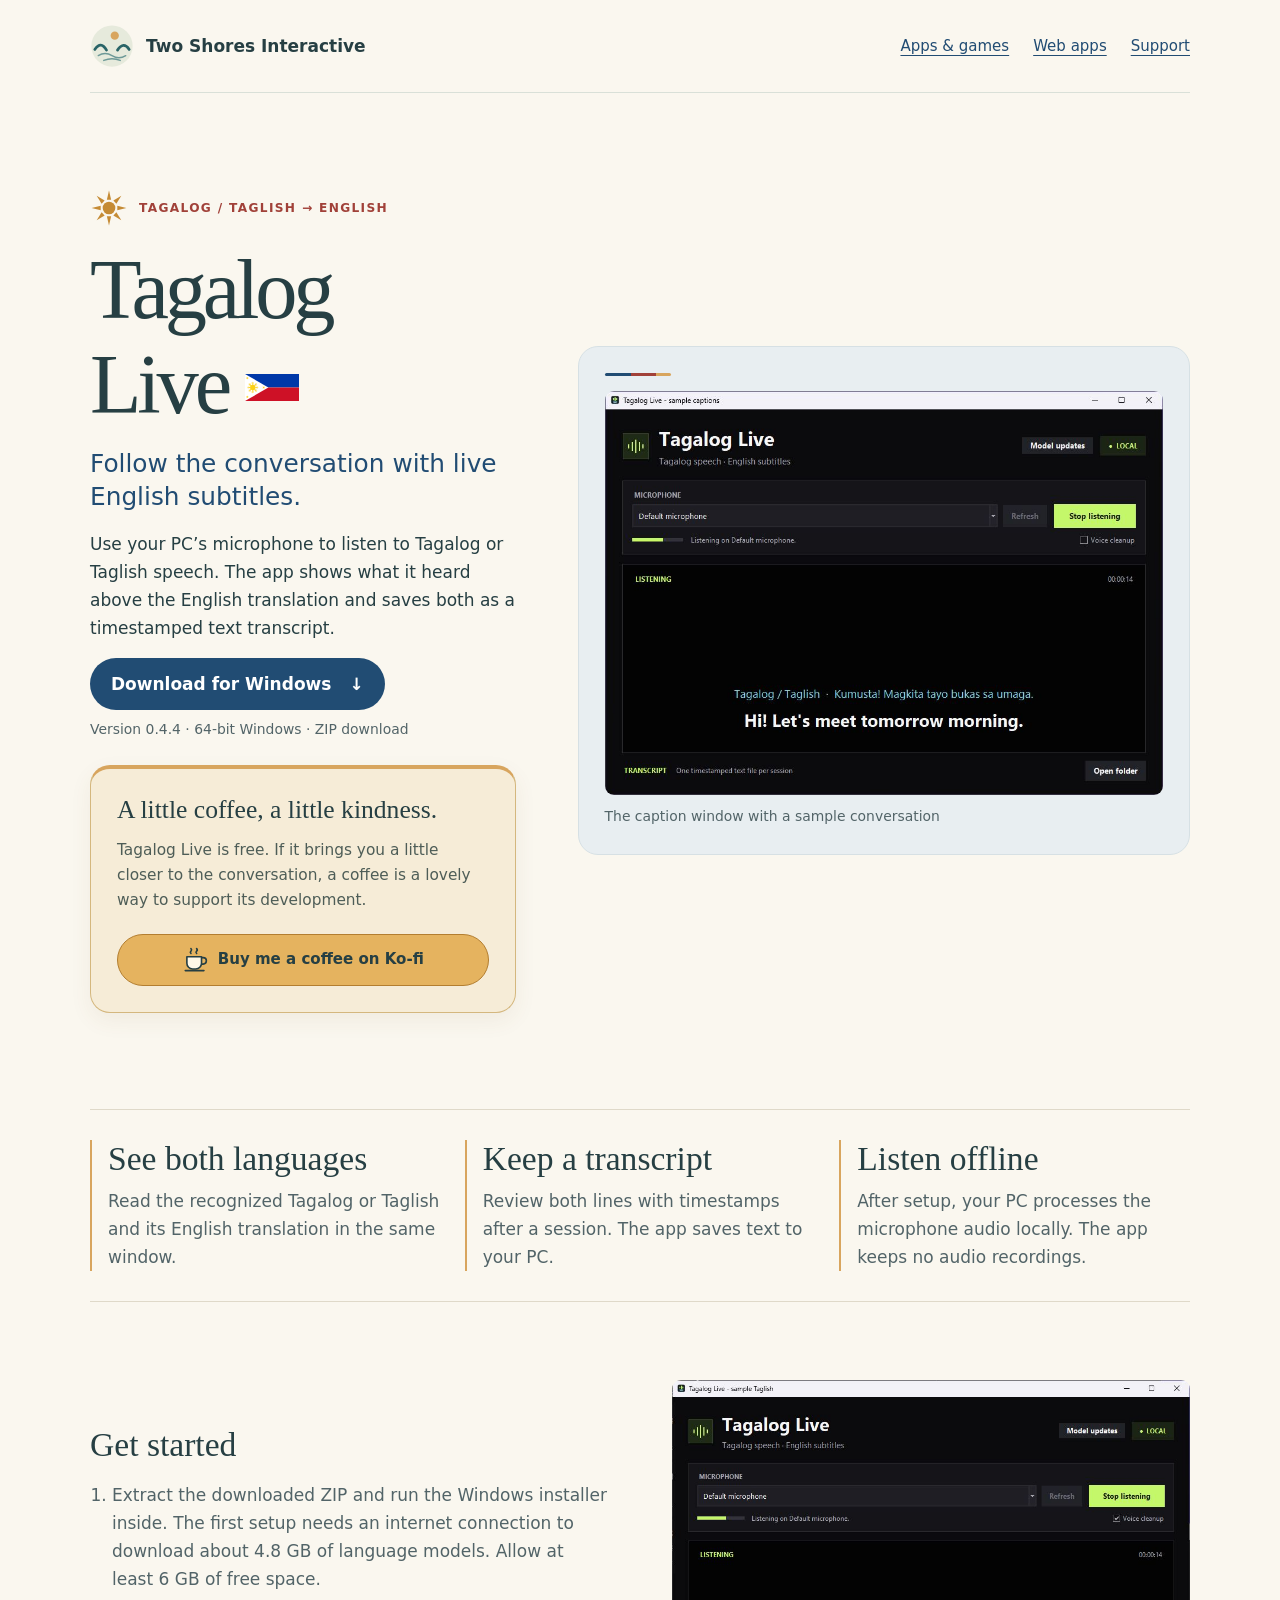
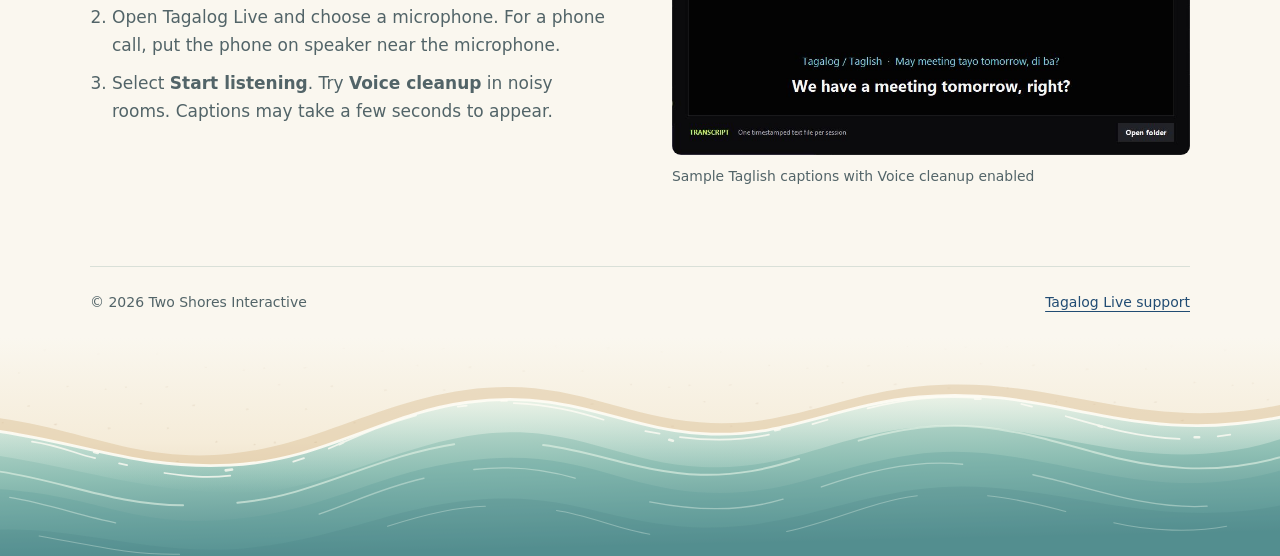
<file: tagalog-live/index.html>
<!doctype html>
<html lang="en">
<head>
  <meta charset="utf-8">
  <meta name="viewport" content="width=device-width, initial-scale=1">
  <meta name="theme-color" content="#faf7ef">
  <meta name="description" content="Tagalog Live turns Tagalog and Taglish speech into English subtitles on your Windows PC.">
  <title>Tagalog Live · Two Shores Interactive</title>
  <link rel="stylesheet" href="../assets/shore-gulls.css">
  <link rel="stylesheet" href="../assets/tagalog-live/page.css">
  <script src="../assets/shore-gulls.js" defer></script>
</head>
<body>
  <header class="site-header wrap">
    <a class="brand" href="../index.html"><img src="../assets/two-shores-logo.svg" width="44" height="44" alt="">Two Shores Interactive</a>
    <nav aria-label="Main navigation">
      <a href="../index.html#apps">Apps &amp; games</a>
      <a href="../index.html#web-apps">Web apps</a>
      <a href="../index.html#support">Support</a>
    </nav>
  </header>
  <main class="wrap">
    <section class="hero" aria-labelledby="product-title">
      <div class="hero-copy">
        <div class="sun-label"><img src="../assets/tagalog-live/sun.svg" width="38" height="38" alt="">Tagalog / Taglish → English</div>
        <h1 id="product-title">Tagalog <span class="title-with-flag">Live <img class="language-flag" src="../assets/tagalog-live/philippines-flag.svg" width="56" height="28" alt="Flag of the Philippines"></span></h1>
        <p class="intro">Follow the conversation with live English subtitles.</p>
        <p>Use your PC’s microphone to listen to Tagalog or Taglish speech. The app shows what it heard above the English translation and saves both as a timestamped text transcript.</p>
        <a class="download" href="https://www.dropbox.com/scl/fi/ko0viah18qh29azbu6mob/TagalogLive-Setup-0.4.4-x64.zip?rlkey=u7iaztp2w1d250a8341p5ot7d&amp;dl=1">Download for Windows <span aria-hidden="true">↓</span></a>
        <p class="meta">Version 0.4.4 · 64-bit Windows · ZIP download</p>
        <aside class="coffee-card" aria-labelledby="coffee-heading">
          <h2 id="coffee-heading">A little coffee, a little kindness.</h2>
          <p>Tagalog Live is free. If it brings you a little closer to the conversation, a coffee is a lovely way to support its development.</p>
          <a class="coffee-button" href="https://ko-fi.com/twoshoresinteractive"><img src="../assets/coffee-cup.svg" width="26" height="26" alt="">Buy me a coffee on Ko-fi</a>
        </aside>
      </div>
      <figure class="hero-screen">
        <a href="../assets/tagalog-live/live-captions.jpg"><img src="../assets/tagalog-live/live-captions.jpg" width="942" height="682" alt="Tagalog Live shows the original Tagalog caption in cyan above its English translation in white"></a>
        <figcaption>The caption window with a sample conversation</figcaption>
      </figure>
    </section>

    <section class="features" aria-label="Features">
      <div><h2>See both languages</h2><p>Read the recognized Tagalog or Taglish and its English translation in the same window.</p></div>
      <div><h2>Keep a transcript</h2><p>Review both lines with timestamps after a session. The app saves text to your PC.</p></div>
      <div><h2>Listen offline</h2><p>After setup, your PC processes the microphone audio locally. The app keeps no audio recordings.</p></div>
    </section>

    <section class="setup" aria-labelledby="setup-title">
      <div>
        <h2 id="setup-title">Get started</h2>
        <ol>
          <li>Extract the downloaded ZIP and run the Windows installer inside. The first setup needs an internet connection to download about 4.8 GB of language models. Allow at least 6 GB of free space.</li>
          <li>Open Tagalog Live and choose a microphone. For a phone call, put the phone on speaker near the microphone.</li>
          <li>Select <strong>Start listening</strong>. Try <strong>Voice cleanup</strong> in noisy rooms. Captions may take a few seconds to appear.</li>
        </ol>
      </div>
      <figure>
        <a href="../assets/tagalog-live/taglish-captions.jpg"><img src="../assets/tagalog-live/taglish-captions.jpg" width="942" height="682" alt="A sample Taglish caption and its English translation with Voice cleanup selected"></a>
        <figcaption>Sample Taglish captions with Voice cleanup enabled</figcaption>
      </figure>
    </section>
  </main>
  <footer class="site-footer wrap"><span>© 2026 Two Shores Interactive</span><a href="mailto:twoshoresapps@gmail.com?subject=Tagalog%20Live%20support">Tagalog Live support</a></footer>
  <div class="shore-gulls" aria-hidden="true"></div>
</body>
</html>
</file>
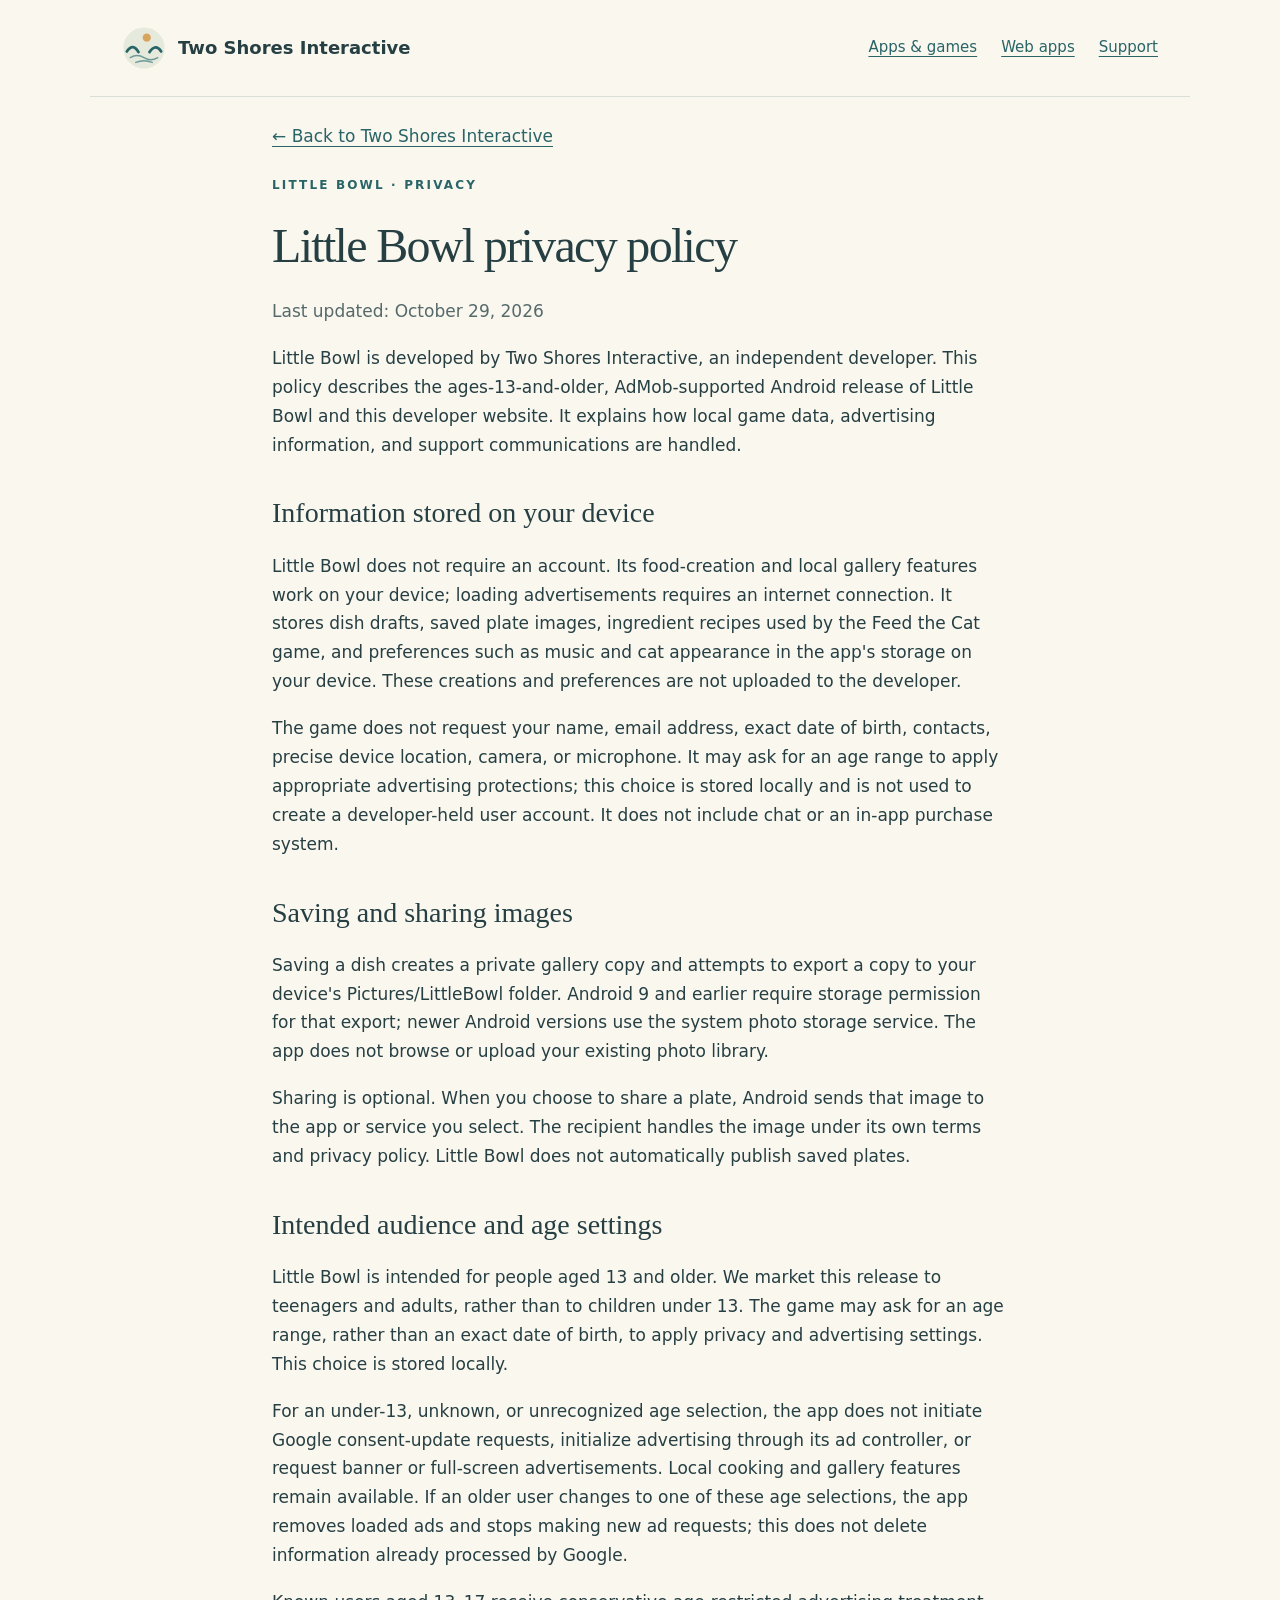
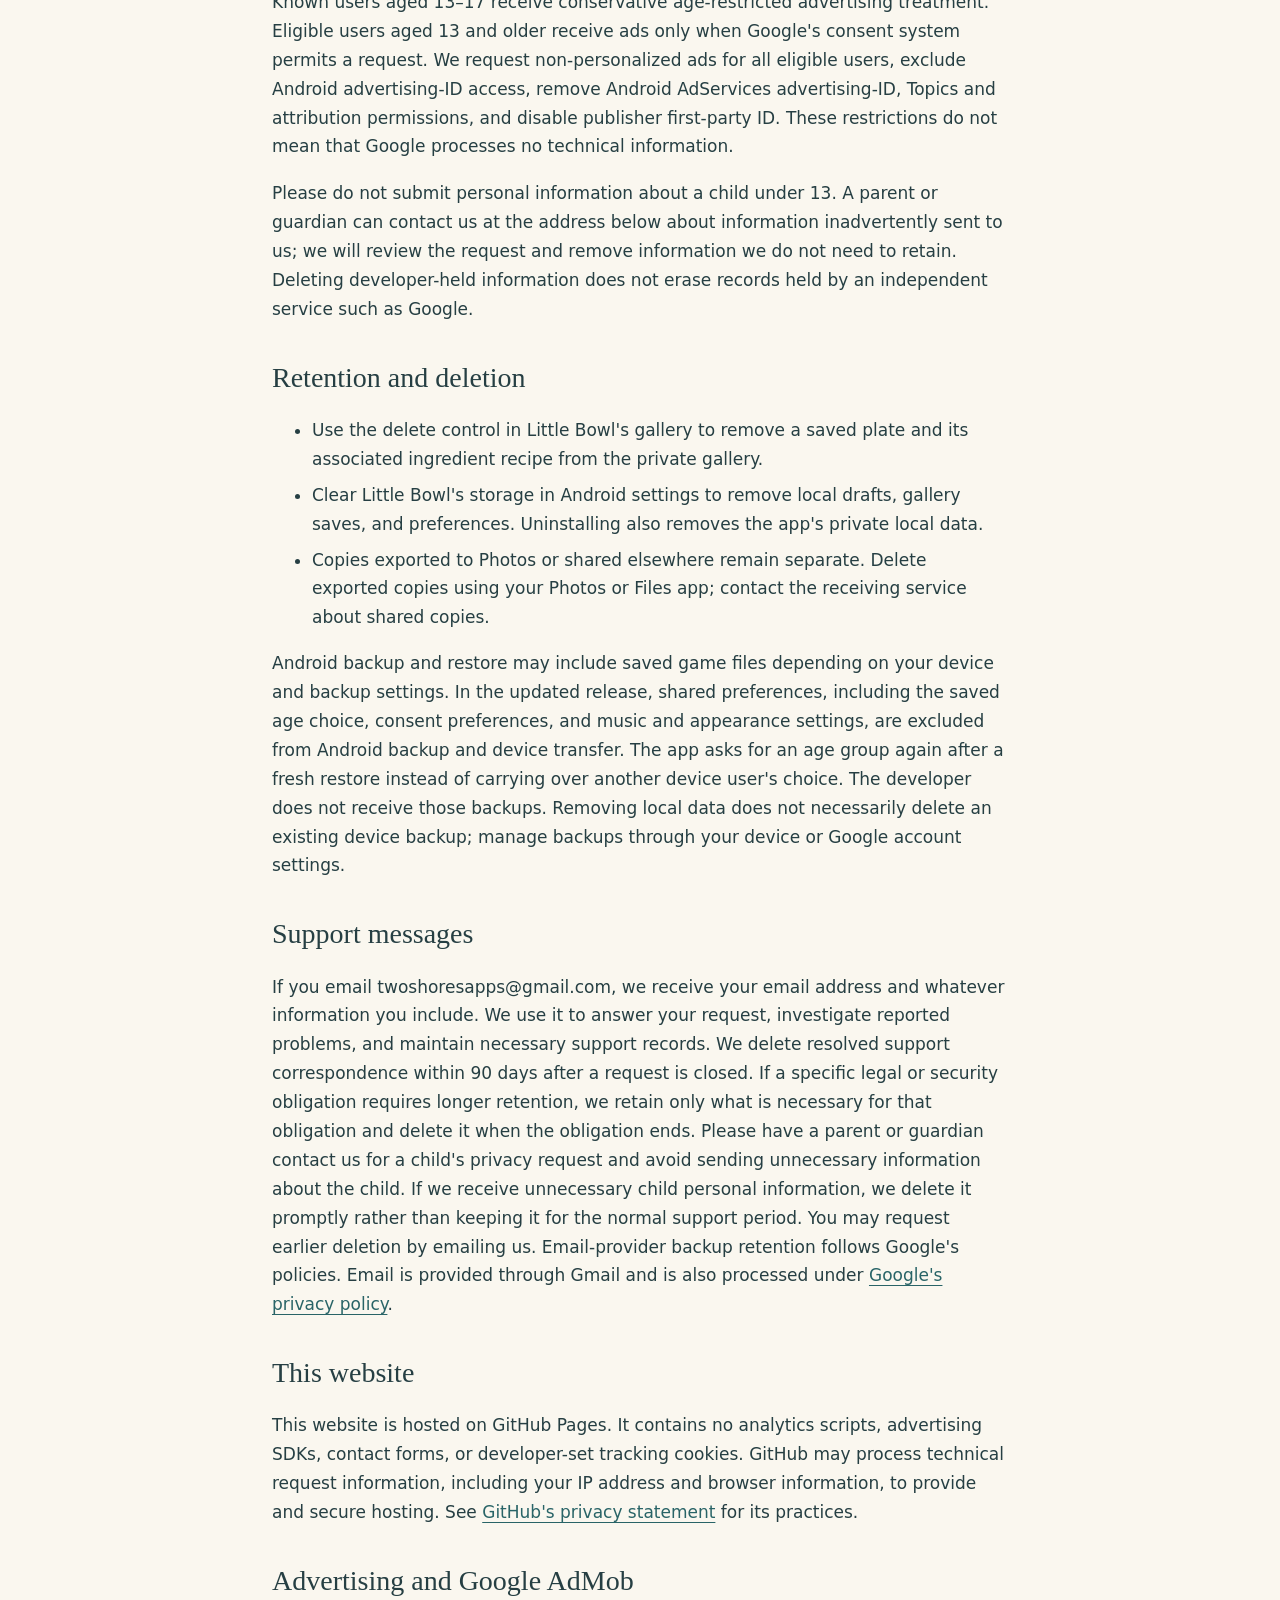
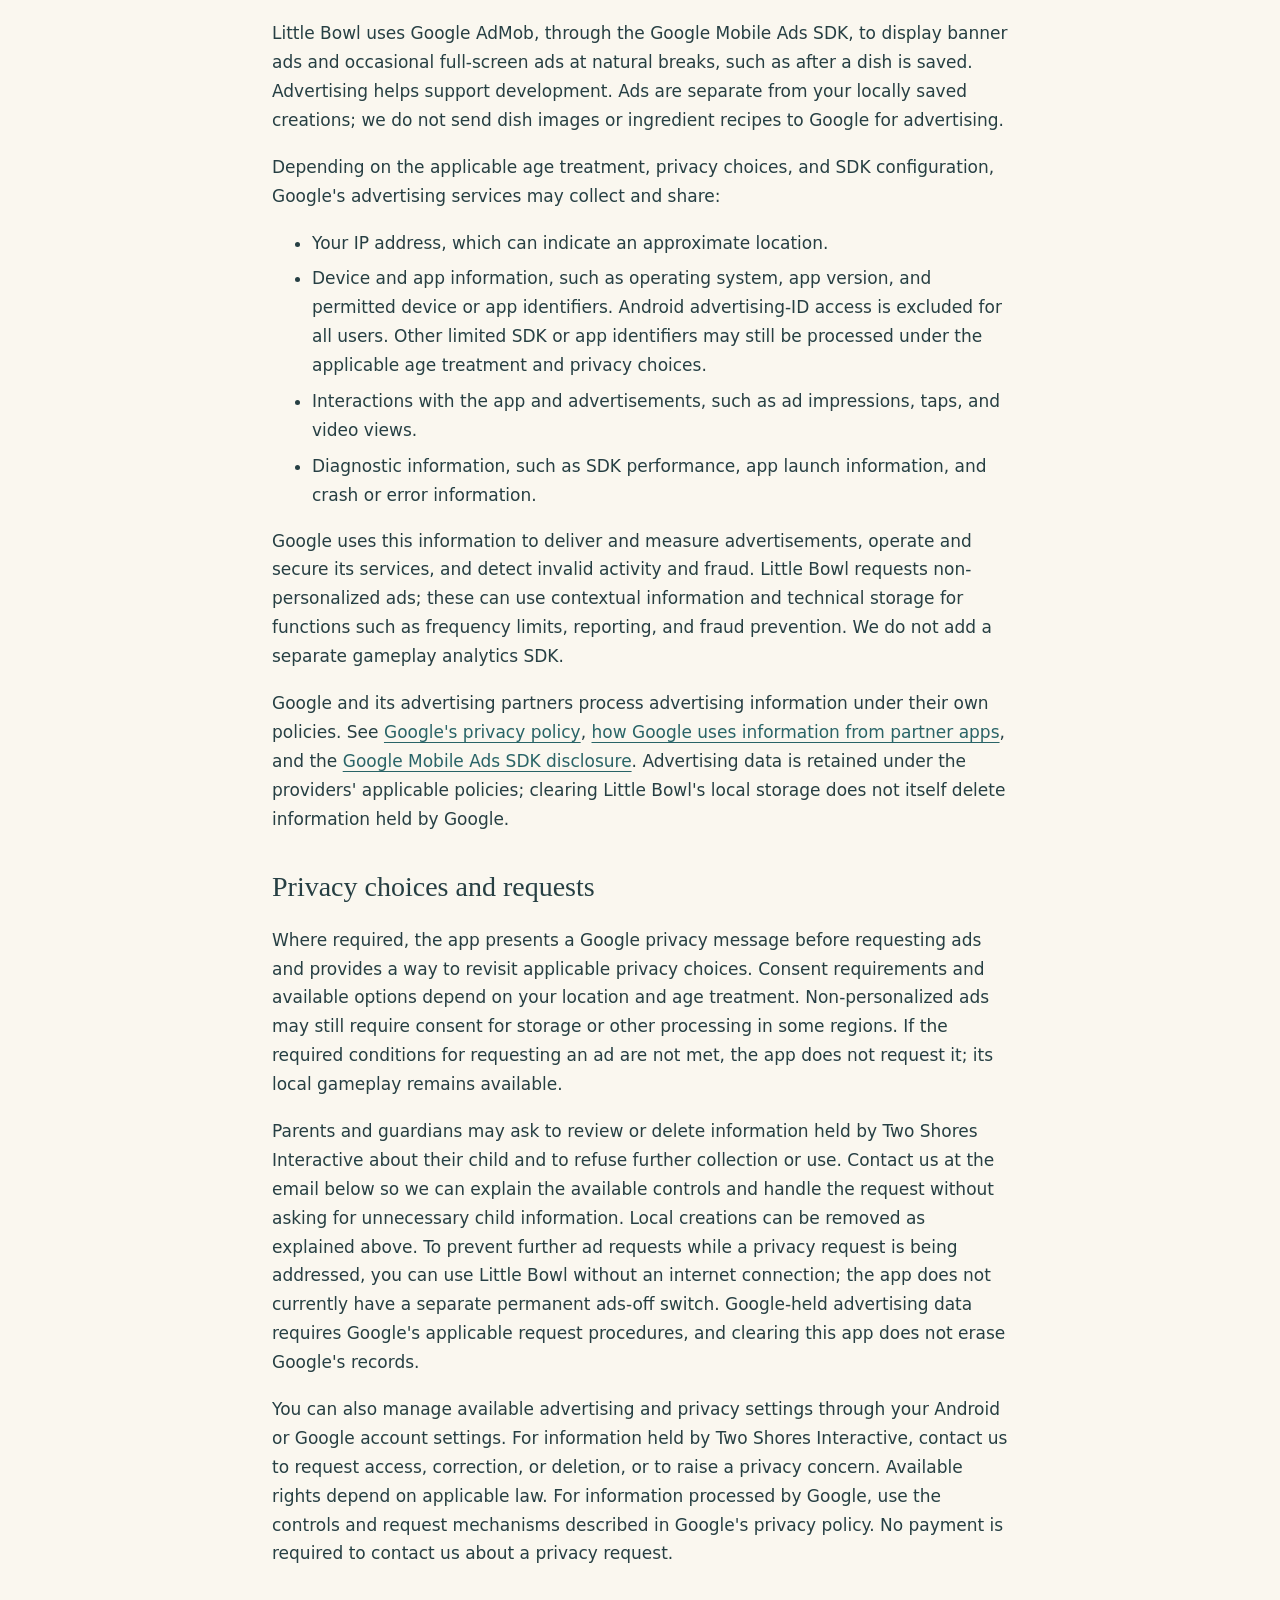
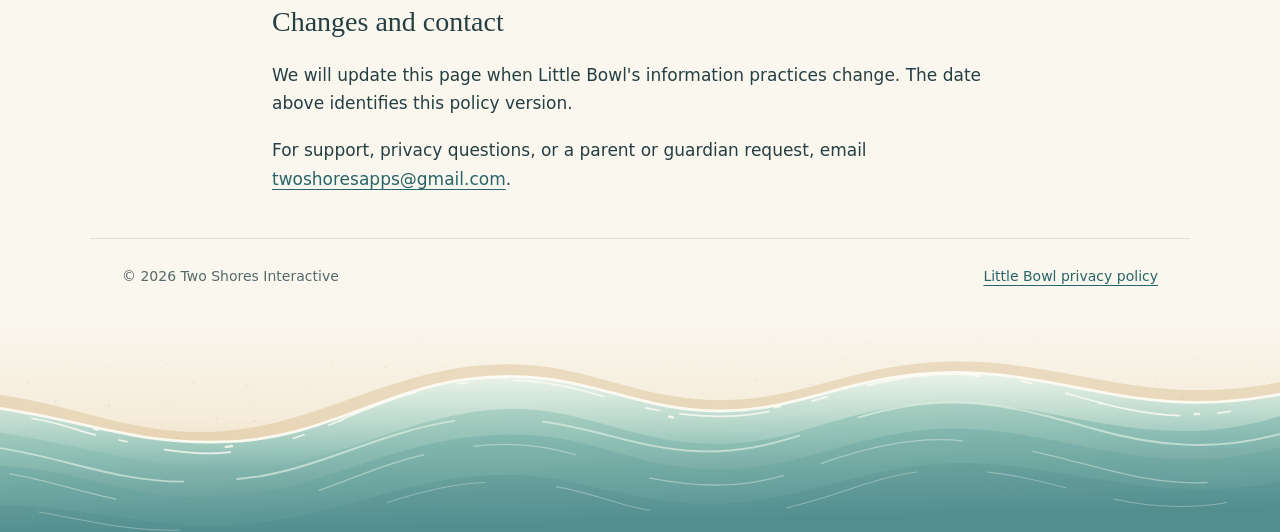
<file: privacy.html>
<!doctype html>
<html lang="en"><head><meta charset="utf-8"><meta name="viewport" content="width=device-width, initial-scale=1"><title>Little Bowl Privacy Policy — Two Shores Interactive</title><meta name="description" content="Two Shores Interactive — independent apps, cozy games, support, and privacy policies."><meta name="theme-color" content="#faf7ef"><style>
:root{--ink:#263f43;--muted:#56696b;--paper:#faf7ef;--sea:#296467;--line:#d9e0d8;--card:#fffdf8}
*{box-sizing:border-box}html{scroll-behavior:smooth}body{margin:0;background:var(--paper);color:var(--ink);font:17px/1.7 system-ui,sans-serif}a{color:var(--sea);text-underline-offset:4px}a:focus-visible{outline:3px solid #af7441;outline-offset:5px}header,main,footer{max-width:1100px;margin:auto;padding:26px 32px}header{display:flex;align-items:center;justify-content:space-between;gap:20px;border-bottom:1px solid var(--line)}.brand{font-weight:700;text-decoration:none;color:var(--ink);font-size:18px;display:flex;gap:12px;align-items:center}.brand img{width:44px;height:44px;flex-shrink:0}nav{display:flex;gap:24px}nav a{font-size:15px}.hero{padding:75px 0 58px;max-width:800px}.eyebrow{font-size:12px;letter-spacing:.18em;text-transform:uppercase;font-weight:700;color:var(--sea)}h1,h2,h3{font-family:Georgia,serif;font-weight:400;line-height:1.15}h1{font-size:clamp(40px,7vw,76px);margin:20px 0 24px;letter-spacing:-.035em}h2{font-size:36px;margin:12px 0 22px}h3{font-size:26px;margin:30px 0 12px}.intro{font-size:21px;color:var(--muted);max-width:640px}.card{background:var(--card);border:1px solid var(--line);border-radius:24px;padding:36px;margin-bottom:36px}.app-card{display:grid;grid-template-columns:1fr 1fr;gap:40px;align-items:center}.pill{display:inline-block;border:1px solid #ccd7c9;border-radius:30px;font-size:12px;padding:4px 12px;color:var(--sea)}.art{background:#edf0e6;border-radius:18px;padding:35px;display:flex;align-items:center;justify-content:center;min-height:260px}.art svg{width:100%;max-width:330px;height:auto}.button{display:inline-block;background:var(--sea);color:white;padding:11px 22px;border-radius:30px;text-decoration:none;margin:10px 0}.links{display:flex;flex-wrap:wrap;gap:12px 24px}.muted,footer{color:var(--muted)}footer{font-size:14px;border-top:1px solid var(--line);display:flex;justify-content:space-between;gap:20px;flex-wrap:wrap}.policy{max-width:800px;padding-top:25px}.policy h1{font-size:48px}.policy h2{font-size:28px;margin-top:38px}.note{border-left:3px solid var(--sea);background:#edf0e6;padding:16px 20px;border-radius:0 12px 12px 0}li{margin:7px 0}p{margin:0 0 18px}section[id]{scroll-margin-top:24px}@media(max-width:650px){header,main,footer{padding:22px}.brand{font-size:15px}nav{gap:12px}.hero{padding:46px 0}.app-card{grid-template-columns:1fr;gap:20px}.card{padding:24px}.art{min-height:200px}.intro{font-size:19px}.policy h1{font-size:38px}}@media(prefers-reduced-motion:reduce){html{scroll-behavior:auto}}
header{flex-wrap:wrap}nav{flex-wrap:wrap}

/* Decorative shoreline under the footer. The art fades into --paper. */
body::after {
  content: "";
  display: block;
  height: clamp(8.5rem, 17vw, 17rem);
  background: url("assets/shoreline.svg") center bottom / max(100%, 42rem) 100% no-repeat;
}

</style><link rel="stylesheet" href="assets/shore-gulls.css"><script src="assets/shore-gulls.js" defer></script></head>
<body><header><a class="brand" href="index.html"><img src="assets/two-shores-logo.svg" width="44" height="44" alt="">Two Shores Interactive</a><nav aria-label="Main navigation"><a href="index.html#apps">Apps &amp; games</a><a href="index.html#web-apps">Web apps</a><a href="index.html#support">Support</a></nav></header>
<main class="policy"><p><a href="index.html">← Back to Two Shores Interactive</a></p><span class="eyebrow">Little Bowl · Privacy</span><h1>Little Bowl privacy policy</h1><p class="muted">Last updated: October 29, 2026</p>
<p>Little Bowl is developed by Two Shores Interactive, an independent developer. This policy describes the ages-13-and-older, AdMob-supported Android release of Little Bowl and this developer website. It explains how local game data, advertising information, and support communications are handled.</p>
<h2>Information stored on your device</h2><p>Little Bowl does not require an account. Its food-creation and local gallery features work on your device; loading advertisements requires an internet connection. It stores dish drafts, saved plate images, ingredient recipes used by the Feed the Cat game, and preferences such as music and cat appearance in the app's storage on your device. These creations and preferences are not uploaded to the developer.</p>
<p>The game does not request your name, email address, exact date of birth, contacts, precise device location, camera, or microphone. It may ask for an age range to apply appropriate advertising protections; this choice is stored locally and is not used to create a developer-held user account. It does not include chat or an in-app purchase system.</p>
<h2>Saving and sharing images</h2><p>Saving a dish creates a private gallery copy and attempts to export a copy to your device's Pictures/LittleBowl folder. Android 9 and earlier require storage permission for that export; newer Android versions use the system photo storage service. The app does not browse or upload your existing photo library.</p>
<p>Sharing is optional. When you choose to share a plate, Android sends that image to the app or service you select. The recipient handles the image under its own terms and privacy policy. Little Bowl does not automatically publish saved plates.</p>
<h2>Intended audience and age settings</h2><p>Little Bowl is intended for people aged 13 and older. We market this release to teenagers and adults, rather than to children under 13. The game may ask for an age range, rather than an exact date of birth, to apply privacy and advertising settings. This choice is stored locally.</p>
<p>For an under-13, unknown, or unrecognized age selection, the app does not initiate Google consent-update requests, initialize advertising through its ad controller, or request banner or full-screen advertisements. Local cooking and gallery features remain available. If an older user changes to one of these age selections, the app removes loaded ads and stops making new ad requests; this does not delete information already processed by Google.</p>
<p>Known users aged 13–17 receive conservative age-restricted advertising treatment. Eligible users aged 13 and older receive ads only when Google's consent system permits a request. We request non-personalized ads for all eligible users, exclude Android advertising-ID access, remove Android AdServices advertising-ID, Topics and attribution permissions, and disable publisher first-party ID. These restrictions do not mean that Google processes no technical information.</p>
<p>Please do not submit personal information about a child under 13. A parent or guardian can contact us at the address below about information inadvertently sent to us; we will review the request and remove information we do not need to retain. Deleting developer-held information does not erase records held by an independent service such as Google.</p>
<h2>Retention and deletion</h2><ul><li>Use the delete control in Little Bowl's gallery to remove a saved plate and its associated ingredient recipe from the private gallery.</li><li>Clear Little Bowl's storage in Android settings to remove local drafts, gallery saves, and preferences. Uninstalling also removes the app's private local data.</li><li>Copies exported to Photos or shared elsewhere remain separate. Delete exported copies using your Photos or Files app; contact the receiving service about shared copies.</li></ul>
<p>Android backup and restore may include saved game files depending on your device and backup settings. In the updated release, shared preferences, including the saved age choice, consent preferences, and music and appearance settings, are excluded from Android backup and device transfer. The app asks for an age group again after a fresh restore instead of carrying over another device user's choice. The developer does not receive those backups. Removing local data does not necessarily delete an existing device backup; manage backups through your device or Google account settings.</p>
<h2>Support messages</h2><p>If you email twoshoresapps@gmail.com, we receive your email address and whatever information you include. We use it to answer your request, investigate reported problems, and maintain necessary support records. We delete resolved support correspondence within 90 days after a request is closed. If a specific legal or security obligation requires longer retention, we retain only what is necessary for that obligation and delete it when the obligation ends. Please have a parent or guardian contact us for a child's privacy request and avoid sending unnecessary information about the child. If we receive unnecessary child personal information, we delete it promptly rather than keeping it for the normal support period. You may request earlier deletion by emailing us. Email-provider backup retention follows Google's policies. Email is provided through Gmail and is also processed under <a href="https://policies.google.com/privacy">Google's privacy policy</a>.</p>
<h2>This website</h2><p>This website is hosted on GitHub Pages. It contains no analytics scripts, advertising SDKs, contact forms, or developer-set tracking cookies. GitHub may process technical request information, including your IP address and browser information, to provide and secure hosting. See <a href="https://docs.github.com/en/site-policy/privacy-policies/github-general-privacy-statement">GitHub's privacy statement</a> for its practices.</p>
<h2>Advertising and Google AdMob</h2><p>Little Bowl uses Google AdMob, through the Google Mobile Ads SDK, to display banner ads and occasional full-screen ads at natural breaks, such as after a dish is saved. Advertising helps support development. Ads are separate from your locally saved creations; we do not send dish images or ingredient recipes to Google for advertising.</p>
<p>Depending on the applicable age treatment, privacy choices, and SDK configuration, Google's advertising services may collect and share:</p><ul><li>Your IP address, which can indicate an approximate location.</li><li>Device and app information, such as operating system, app version, and permitted device or app identifiers. Android advertising-ID access is excluded for all users. Other limited SDK or app identifiers may still be processed under the applicable age treatment and privacy choices.</li><li>Interactions with the app and advertisements, such as ad impressions, taps, and video views.</li><li>Diagnostic information, such as SDK performance, app launch information, and crash or error information.</li></ul>
<p>Google uses this information to deliver and measure advertisements, operate and secure its services, and detect invalid activity and fraud. Little Bowl requests non-personalized ads; these can use contextual information and technical storage for functions such as frequency limits, reporting, and fraud prevention. We do not add a separate gameplay analytics SDK.</p>
<p>Google and its advertising partners process advertising information under their own policies. See <a href="https://policies.google.com/privacy">Google's privacy policy</a>, <a href="https://policies.google.com/technologies/partner-sites">how Google uses information from partner apps</a>, and the <a href="https://developers.google.com/admob/android/privacy/play-data-disclosure">Google Mobile Ads SDK disclosure</a>. Advertising data is retained under the providers' applicable policies; clearing Little Bowl's local storage does not itself delete information held by Google.</p>
<h2>Privacy choices and requests</h2><p>Where required, the app presents a Google privacy message before requesting ads and provides a way to revisit applicable privacy choices. Consent requirements and available options depend on your location and age treatment. Non-personalized ads may still require consent for storage or other processing in some regions. If the required conditions for requesting an ad are not met, the app does not request it; its local gameplay remains available.</p>
<p>Parents and guardians may ask to review or delete information held by Two Shores Interactive about their child and to refuse further collection or use. Contact us at the email below so we can explain the available controls and handle the request without asking for unnecessary child information. Local creations can be removed as explained above. To prevent further ad requests while a privacy request is being addressed, you can use Little Bowl without an internet connection; the app does not currently have a separate permanent ads-off switch. Google-held advertising data requires Google's applicable request procedures, and clearing this app does not erase Google's records.</p><p>You can also manage available advertising and privacy settings through your Android or Google account settings. For information held by Two Shores Interactive, contact us to request access, correction, or deletion, or to raise a privacy concern. Available rights depend on applicable law. For information processed by Google, use the controls and request mechanisms described in Google's privacy policy. No payment is required to contact us about a privacy request.</p>
<h2>Changes and contact</h2><p>We will update this page when Little Bowl's information practices change. The date above identifies this policy version.</p><p>For support, privacy questions, or a parent or guardian request, email <a href="mailto:twoshoresapps@gmail.com">twoshoresapps@gmail.com</a>.</p></main>
<footer><span>© 2026 Two Shores Interactive</span><a href="privacy.html">Little Bowl privacy policy</a></footer>
<div class="shore-gulls" aria-hidden="true"></div>
</body></html>
</file>
<file: assets/shore-gulls.css>
body { isolation: isolate; }
.shore-gulls {
  position: fixed;
  inset: 0;
  z-index: -1;
  overflow: hidden;
  pointer-events: none;
}
.shore-gulls img {
  position: absolute;
  top: 0;
  left: 0;
}
@media (prefers-reduced-motion: reduce) {
  .shore-gulls { display: none; }
}
</file>
<file: black-bridge-manor/assets/manor.css>
:root{color-scheme:dark;--night:#0b1b20;--panel:#14292e;--gold:#d8b674;--paper:#eee3c9;--muted:#b7c3bf;--line:#756344}
*{box-sizing:border-box}html{scroll-behavior:smooth;scroll-padding-top:24px}body{margin:0;background:radial-gradient(ellipse at 0 40%,#18323880,transparent 55%),var(--night);color:var(--paper);font:17px/1.75 system-ui,sans-serif}a{color:var(--gold);text-underline-offset:5px}a:focus-visible{outline:3px solid #f7d497;outline-offset:6px}img{max-width:100%;height:auto;display:block}figure{margin:0}h1,h2,h3{font-family:Georgia,'Times New Roman',serif;font-weight:400;line-height:1.12}h2{font-size:clamp(34px,4.2vw,54px);margin:14px 0 26px}h3{font-size:26px;margin:18px 0 14px}p{margin:0 0 20px}.eyebrow{color:var(--gold);text-transform:uppercase;font-size:14px;letter-spacing:.15em;font-weight:600}.site-header{min-height:80px;padding:20px max(28px,calc((100vw - 1240px)/2));display:flex;justify-content:space-between;align-items:center;gap:24px;border-bottom:1px solid #75634470;background:#09161b}.publisher{font:19px Georgia,serif;text-decoration:none;color:var(--paper)}nav{display:flex;gap:28px}nav a{font-size:14px;text-decoration:none}nav a:hover{text-decoration:underline}.hero{position:relative;isolation:isolate;min-height:650px;display:flex;align-items:center;border-bottom:1px solid var(--line);overflow:hidden}.hero-art{position:absolute;inset:0;width:100%;height:100%;object-fit:cover;object-position:62% center;z-index:-2}.hero::after{content:'';position:absolute;inset:0;background:linear-gradient(90deg,#07161bf5 0%,#07161bd9 27%,#07161b38 62%,#07161b08),linear-gradient(0deg,#0b1b20,transparent 28%);z-index:-1}.hero-inner{width:min(1240px,100%);margin:auto;padding:70px 28px}.hero h1{font-size:clamp(52px,6.2vw,88px);letter-spacing:-.035em;color:#f3dfad;margin:22px 0 26px;text-shadow:0 3px 24px #0008}.hero h1 span{display:block;font-style:italic;font-size:.44em;letter-spacing:0;margin-bottom:10px}.hero-line{font:21px/1.6 Georgia,serif;color:#e5e1cf}.hero-actions{display:flex;gap:24px;align-items:center;flex-wrap:wrap;margin-top:30px}.button{display:inline-block;padding:12px 25px;color:#fff1d0;text-decoration:none;background:linear-gradient(#30464a,#1a3035);border:1px solid var(--gold);box-shadow:inset 0 0 0 4px #13282d,inset 0 0 0 5px #756344;font-size:16px}.button:hover{background:#3b5356}.status{border:1px solid #c8a76a85;padding:6px 15px;color:var(--gold);font-size:14px;background:#0b1b20b8}.chapter-strip{display:flex;justify-content:center;gap:70px;padding:22px 28px;color:#d3c39e;font:17px Georgia,serif;letter-spacing:.04em;border-bottom:1px solid #75634460;background:#12262b}.section-wrap{max-width:1240px;margin:auto;padding:90px 28px}.story{display:grid;grid-template-columns:1fr 1.12fr;gap:70px;align-items:center}.story-copy>p:not(.eyebrow):not(.story-aside){color:var(--muted)}.story-picture{border:1px solid var(--line);padding:9px;background:#14292e;box-shadow:16px 16px 0 #071418}.story-picture img{aspect-ratio:3/2;object-fit:cover}.story-picture figcaption{text-align:center;font:italic 16px Georgia,serif;padding:18px 10px 10px;color:#c7ba9e}.ornament{height:26px;width:150px;background:url('divider.svg') center/contain no-repeat;margin:22px 0}.story-aside{font:italic 21px/1.5 Georgia,serif;color:var(--gold)}.experience{padding-top:30px;padding-bottom:70px}.details{display:grid;grid-template-columns:repeat(3,1fr);gap:36px;margin-top:44px}.details article{border-top:1px solid var(--line);padding-top:25px}.details img{height:54px;width:54px;object-fit:contain}.details p{color:var(--muted);margin:0}.screens{border-top:1px solid #75634460}.section-heading{display:flex;justify-content:space-between;gap:30px;align-items:end;margin-bottom:30px}.section-heading h2{margin-bottom:0}.section-heading>p{font-size:14px;color:var(--muted);margin-bottom:4px}.screens figure{border:1px solid var(--line);background:#14292e;padding:7px}.screens figure a{display:block}.screens img{width:100%;aspect-ratio:16/9;object-fit:contain}.screens a:hover{outline:2px solid var(--gold);outline-offset:0}.screens figcaption{font:italic 16px/1.6 Georgia,serif;color:#d7c9ab;padding:13px 12px 8px}.screen-pair{display:grid;grid-template-columns:1fr 1fr;gap:25px;margin-top:25px}.development{padding-top:0}.development-panel{position:relative;text-align:center;padding:55px 28px;border:1px solid var(--gold);outline:1px solid #756344;outline-offset:-9px;background:radial-gradient(ellipse at 50% 0,#29424790,transparent 65%),#12262b}.development-panel>img{margin:0 auto 24px}.development-panel p:not(.eyebrow){max-width:610px;margin:0 auto 20px;color:var(--muted)}.development-panel .release-note{font-size:15px}.development-panel .button{margin-top:12px}footer{display:flex;gap:25px;justify-content:space-between;flex-wrap:wrap;max-width:1240px;padding:28px;margin:auto;border-top:1px solid #75634470;font-size:14px;color:var(--muted)}
@media(min-width:1700px){.hero{min-height:750px}.hero-art{object-position:center 45%}}
@media(max-width:760px){.site-header{flex-direction:column;align-items:flex-start;gap:16px}nav{gap:22px;flex-wrap:wrap}.hero{min-height:650px;align-items:flex-end}.hero-art{object-position:65% center}.hero::after{background:linear-gradient(0deg,#07161b 0%,#07161be8 30%,#07161b40 85%)}.hero-inner{padding:180px 24px 48px}.hero h1{font-size:60px}.hero .eyebrow{font-size:12px}.chapter-strip{gap:10px;flex-wrap:wrap;font-size:15px}.chapter-strip span+span::before{content:'·';margin-right:10px}.section-wrap{padding:58px 24px}.story{grid-template-columns:1fr;gap:30px}.story-picture{box-shadow:8px 8px 0 #071418}.details{grid-template-columns:1fr;gap:28px;margin-top:25px}.details article{padding-top:22px}.details img{float:left;margin-right:18px}.details h3{margin:8px 0 20px}.details p{clear:both}.section-heading{display:block}.section-heading>p{margin-top:20px}.screen-pair{grid-template-columns:1fr}.development{padding-top:0}.development-panel{padding:42px 20px}.hero-line{font-size:19px}footer{padding:25px 24px;gap:14px}}
@media(prefers-reduced-motion:reduce){html{scroll-behavior:auto}}

/* Original SVG mist drifts behind the content using compositor transforms. */
body{isolation:isolate}.manor-fog{position:fixed;inset:0;z-index:-1;pointer-events:none;overflow:hidden}.manor-fog::before,.manor-fog::after{content:'';position:absolute;inset:-15% -25%;background:url('fog.svg') center/100% 100% no-repeat;opacity:.3;animation:manor-mist 38s ease-in-out infinite alternate}.manor-fog::after{opacity:.2;transform:scaleX(-1);animation:manor-mist-far 53s ease-in-out infinite alternate;background-position:50% 65%}@keyframes manor-mist{from{transform:translate3d(-7%,2%,0)}to{transform:translate3d(9%,-4%,0)}}@keyframes manor-mist-far{from{transform:translate3d(8%,-6%,0) scaleX(-1)}to{transform:translate3d(-8%,6%,0) scaleX(-1)}}.page-hidden .manor-fog::before,.page-hidden .manor-fog::after{animation-play-state:paused}@media(max-width:760px){.manor-fog::before{opacity:.23}.manor-fog::after{display:none}}@media(prefers-reduced-motion:reduce){.manor-fog::before,.manor-fog::after{animation:none}}
</file>
<file: questlog/questlog.css>
:root {
  --forest: #173c31;
  --gold: #dfbd79;
  --paper: #fffaf0;
  --ink: #243e33;
  --muted: #56695b;
  --line: #d4c5a3;
}
* { box-sizing: border-box; }
html { scroll-behavior: smooth; }
body {
  margin: 0;
  color: var(--ink);
  font: 17px/1.7 system-ui, sans-serif;
  background: linear-gradient(#0b211cd4, #0c251cc9), url("assets/guild-gate.svg") center bottom / cover fixed;
  background-color: #10271e;
}
a { color: #25634d; text-underline-offset: 4px; }
a:hover { color: #845f24; }
a:focus-visible, button:focus-visible { outline: 3px solid #c8963a; outline-offset: 5px; }
.skip { position: absolute; left: 12px; top: -100px; padding: 12px; background: var(--paper); z-index: 10; }
.skip:focus { top: 10px; }
.site-header {
  display: flex; align-items: center; justify-content: space-between; flex-wrap: wrap; gap: 18px;
  padding: 20px max(24px, calc((100vw - 1180px) / 2));
  background: #fbf7ed; border-bottom: 1px solid #ccbd96;
}
.studio { display: flex; align-items: center; gap: 12px; text-decoration: none; font-size: 17px; font-weight: 700; color: #263f43; }
.studio svg { width: 42px; height: 42px; flex-shrink: 0; }
nav { display: flex; flex-wrap: wrap; gap: 24px; font-size: 14px; }
h1, h2, h3 { font-family: Georgia, serif; font-weight: 400; line-height: 1.13; }
h1 { font-size: clamp(76px, 10vw, 140px); margin: 18px 0 12px; letter-spacing: -.045em; }
h2 { font-size: clamp(32px, 4.4vw, 51px); margin: 12px 0 24px; letter-spacing: -.025em; }
h3 { font-size: 25px; margin: 16px 0; }
p { margin: 0 0 18px; }
.eyebrow { font-size: 11px; font-weight: 750; text-transform: uppercase; letter-spacing: .16em; }
.hero { position: relative; overflow: hidden; color: #fff4db; border-bottom: 1px solid #b59c68; }
.hero-art { position: absolute; inset: 0; background: linear-gradient(90deg, #0c231ff2 5%, #132d23e0 38%, #14282022 80%), url("assets/guild-gate.svg") center 55% / cover; }
.hero-inner { position: relative; max-width: 1180px; min-height: 650px; padding: 76px 24px 72px; margin: auto; display: flex; align-items: center; justify-content: space-between; gap: 50px; }
.hero-copy { max-width: 575px; }
.hero .eyebrow { display: flex; align-items: center; gap: 12px; color: #edce91; }
.crest { border: 1px solid #c5a364; width: 37px; height: 37px; display: grid; place-items: center; border-radius: 9px; font-size: 23px; }
.hero-intro { font-family: Georgia, serif; font-size: clamp(23px, 3vw, 31px); line-height: 1.4; }
.hero-copy > p:not(.eyebrow):not(.hero-intro) { max-width: 470px; color: #e4e4ce; }
.actions { display: flex; align-items: center; gap: 15px 24px; flex-wrap: wrap; margin: 26px 0; }
.button { display: inline-flex; align-items: center; gap: 16px; justify-content: center; padding: 12px 23px; border-radius: 5px; border: 1px solid transparent; text-decoration: none; font-size: 14px; font-weight: 700; }
.gold { color: #263c2c; background: #e5c587; border-color: #efdbb2; box-shadow: 0 4px 20px #0003; }
.gold:hover { background: #f6dba6; color: #183c32; }
.outline { color: #f6e2b8; border-color: #bc9e63; background: #122c22b3; }
.outline:hover { background: #233e2c; color: #ffdf9b; }
.forest { background: var(--forest); color: #fff4d9; border-color: #b49a66; }
.forest:hover { color: #fff7df; background: #2e5744; }
.status { display: flex; align-items: center; gap: 9px; color: #d5d9c3; font-size: 12px; margin-top: 24px; }
.status > span { width: 7px; height: 7px; background: #d5b677; border-radius: 50%; box-shadow: 0 0 12px #e9bf72; }
.hero-plaque { align-self: flex-end; text-align: center; margin: 0 8px 8px; padding: 20px 25px; background: #142d24d9; border: 1px solid #c8ac70; border-radius: 70px 70px 8px 8px; min-width: 205px; }
.hero-plaque > span { color: var(--gold); }
.hero-plaque p { font: 25px/1.2 Georgia, serif; margin: 10px 0 15px; }
.hero-plaque small { display: block; max-width: 175px; color: #e9d5aa; font-size: 10px; }
.tech-strip { background: #112e26eb; border-bottom: 1px solid #b19b66; display: flex; align-items: center; justify-content: center; gap: 22px; flex-wrap: wrap; padding: 20px 24px; color: #f7e7c7; font-size: 14px; }
.tech-strip > span { font-size: 11px; letter-spacing: .1em; text-transform: uppercase; color: #b9c6ae; }
.tech-strip i { color: #c6a66d; font-style: normal; font-size: 10px; }
.section { width: min(1180px, calc(100% - 48px)); margin: 44px auto; padding: clamp(26px, 5vw, 62px); border-radius: 12px; border: 1px solid #d8c79e; background: #fffaf0f7; box-shadow: 0 18px 48px #0002; }
.section .eyebrow { color: #7e602d; }
.trailer-section {
  color: #fff3d7;
  background: radial-gradient(ellipse at 15% 0%, #29503e 0, #142e25 60%);
  border-color: #ad925d;
  box-shadow: 0 20px 48px #0005, inset 0 0 0 5px #dfbd7912;
}
.trailer-heading {
  display: flex;
  align-items: center;
  flex-wrap: wrap;
  gap: 12px 20px;
  margin-bottom: 24px;
}
.trailer-section .eyebrow { margin: 0 0 6px; color: var(--gold); }
.trailer-heading h2 { margin: 0; }
.trailer-crest {
  display: grid;
  place-items: center;
  flex: 0 0 46px;
  height: 46px;
  border: 1px solid #c9a768;
  border-radius: 12px 12px 17px 17px;
  background: #dfbd791a;
  color: var(--gold);
  font-size: 16px;
}
.trailer-runtime {
  margin-left: auto;
  border: 1px solid #c9a76870;
  border-radius: 20px;
  padding: 3px 12px;
  color: #ead2a1;
  font-size: 12px;
  white-space: nowrap;
}
.trailer-frame {
  margin: 0;
  overflow: hidden;
  border: 1px solid #c9a768;
  border-radius: 8px;
  background: #0c1c16;
  box-shadow: 0 10px 25px #0004;
}
.trailer-frame video {
  display: block;
  width: 100%;
  height: auto;
  aspect-ratio: 16 / 9;
  background: #0c1c16;
  color-scheme: dark;
}
.trailer-frame video:focus-visible { outline: 3px solid var(--gold); outline-offset: -4px; }
.trailer-frame figcaption {
  color: #e0dfc8;
  border-top-color: #c9a76870;
  background: #19372b;
}
.introduction { display: grid; grid-template-columns: 1fr 1.08fr; gap: 50px; align-items: center; }
.introduction h2 { margin-bottom: 0; }
.introduction > div:last-child { color: var(--muted); }
.section-heading { max-width: 760px; margin-bottom: 34px; }
.section-heading > p:last-child { color: var(--muted); }
.workflow-grid { display: grid; grid-template-columns: repeat(3, 1fr); gap: 28px; }
.workflow-grid article { border-top: 1px solid #cdb98b; padding-top: 20px; }
.workflow-grid article p, .feature-grid article p { color: var(--muted); font-size: 15px; }
.step { font: 24px Georgia, serif; color: #92703b; }
.feature-grid { display: grid; grid-template-columns: repeat(2, 1fr); gap: 25px 45px; }
.feature-grid article { border-top: 1px solid var(--line); padding-top: 22px; }
.feature-mark { display: grid; place-items: center; background: #ede4ce; width: 42px; height: 42px; border: 1px solid #c6ac79; border-radius: 50%; color: #82602b; font-size: 21px; }
.details-section { display: grid; grid-template-columns: 1.1fr 1fr; gap: 55px; align-items: start; }
.facts { background: #eee8d8; padding: 24px 28px; border: 1px solid #c6b38a; border-radius: 6px; }
.facts h3 { margin-top: 0; }
dl { margin: 0; }
dl > div { display: grid; grid-template-columns: 1fr 1.5fr; gap: 15px; padding: 10px 0; border-top: 1px solid #d4c7a9; font-size: 13px; }
dt { color: #687359; }
dd { margin: 0; font-weight: 600; }
.screens-section { padding: 1px 0; }
.screens-section .section { background: #f3ecdafa; }
.screen-tabs { display: flex; flex-wrap: wrap; gap: 8px; margin: 0 0 23px; }
.screen-tabs button { font: 600 12px system-ui, sans-serif; border: 1px solid #c7b88f; border-radius: 4px; padding: 10px 14px; color: #3e5446; background: #fffaf0; cursor: pointer; }
.screen-tabs button[aria-pressed="true"] { background: var(--forest); border-color: var(--forest); color: #ffe5af; }
.screen-tabs button:hover { border-color: #705027; }
.screen-frame { margin: 0; border: 1px solid #a48c5b; border-radius: 8px; overflow: hidden; background: #fffdf5; }
.screen-bar { padding: 12px 18px; display: flex; align-items: center; gap: 12px; color: #f5e2b9; background: #203d31; font-size: 11px; }
.screen-bar > span:first-child { color: var(--gold); }
.screen-bar a { color: #e9cc91; margin-left: auto; }
.screen-frame img { display: block; width: 100%; height: auto; }
figcaption { padding: 15px 20px; font-size: 13px; color: var(--muted); border-top: 1px solid #dfd3b8; }
.dragon-section { overflow: hidden; position: relative; margin: 60px 0; border-block: 1px solid #9d8553; }
.dragon-art { position: absolute; inset: 0; background: linear-gradient(90deg, #171e28ed, #111c2599 80%), url("assets/dragon-outage.svg") center 47% / cover; }
.dragon-inner { position: relative; display: grid; grid-template-columns: 1fr 1fr; gap: 60px; align-items: center; color: #fff0d2; background: transparent; border: 0; border-radius: 0; box-shadow: none; padding-block: 55px; }
.dragon-inner .eyebrow { color: #e2bf7e; }
.dragon-inner > div > p:last-child { color: #d6d9cc; }
.quote { padding: 35px; border: 1px solid #b29662; background: #15291fc9; text-align: center; border-radius: 6px; }
.quote > span { color: #dfbd79; }
.quote p { font: 27px/1.4 Georgia, serif; margin: 15px 0 20px; }
.quote small { color: #dbc292; font-size: 11px; }
.release-note { display: flex; align-items: center; justify-content: space-between; gap: 30px; }
.release-note h2 { font-size: 34px; }
.release-note p { margin-bottom: 0; }
.release-note .button { flex-shrink: 0; }
footer { display: flex; justify-content: space-between; gap: 24px; flex-wrap: wrap; padding: 32px max(24px, calc((100vw - 1100px) / 2)); background: #112d25ee; color: #dfdcc5; font-size: 12px; border-top: 1px solid #8a784e; }
footer > div { display: flex; gap: 25px; flex-wrap: wrap; }
footer a { color: #e0c58f; }
[id] { scroll-margin-top: 24px; }
@media (max-width: 760px) {
  body { background-attachment: scroll; }
  .site-header { padding: 18px 22px; }
  .studio { font-size: 15px; }
  nav { gap: 18px; font-size: 12px; }
  .hero-inner { min-height: 620px; padding: 55px 24px; }
  .hero-plaque { display: none; }
  .hero-art { background-image: linear-gradient(90deg, #0c231fec, #132d23a8), url("assets/guild-gate.svg"); }
  .hero-copy { max-width: 560px; }
  .tech-strip { gap: 13px; font-size: 12px; }
  .section { width: calc(100% - 28px); margin-block: 26px; }
  .introduction, .details-section, .dragon-inner { grid-template-columns: 1fr; gap: 25px; }
  .workflow-grid { grid-template-columns: 1fr; gap: 12px; }
  .feature-grid { gap: 20px; }
  .dragon-inner { padding-inline: 18px; }
  .screen-bar { flex-wrap: wrap; }
  .screen-bar a { margin-left: 0; }
  .release-note { flex-direction: column; align-items: flex-start; }
}
@media (max-width: 440px) {
  .feature-grid { grid-template-columns: 1fr; }
  .section { padding: 24px 19px; }
  .hero .actions { align-items: stretch; flex-direction: column; }
  .hero-copy > p { font-size: 16px; }
  .hero-copy .hero-intro { font-size: 24px; }
  .trailer-runtime { margin-left: 0; }
  .screen-tabs button { flex-grow: 1; }
}
@media (prefers-reduced-motion: reduce) { html { scroll-behavior: auto; } }
</file>
<file: assets/tagalog-live/page.css>
:root {
  --paper: #faf7ef;
  --ink: #263f43;
  --muted: #526468;
  --blue: #214c73;
  --red: #a14139;
  --gold: #d8a55e;
}

* { box-sizing: border-box; }
body { margin: 0; background: var(--paper); color: var(--ink); font: 17px/1.65 system-ui, sans-serif; }
a { color: var(--blue); text-underline-offset: 4px; }
a:focus-visible { outline: 3px solid #9f6830; outline-offset: 5px; }
.wrap { width: min(1100px, calc(100% - clamp(36px, 6vw, 64px))); margin-inline: auto; }
.site-header, .site-footer { display: flex; flex-wrap: wrap; align-items: center; justify-content: space-between; gap: 12px 24px; padding-block: 24px; }
.site-header { border-bottom: 1px solid #d9e0d8; }
.brand { display: inline-flex; align-items: center; gap: 12px; color: var(--ink); font-weight: 700; text-decoration: none; }
nav { display: flex; flex-wrap: wrap; gap: 12px 24px; font-size: 15px; }
h1, h2 { font-family: Georgia, serif; font-weight: 400; line-height: 1.12; margin: 0; }
h1 { font-size: clamp(3.25rem, 6.6vw, 5.5rem); letter-spacing: -.05em; }
.title-with-flag { white-space: nowrap; }
.language-flag {
  width: clamp(40px, .64em, 56px);
  height: auto;
  vertical-align: .14em;
}
h2 { font-size: clamp(1.55rem, 3vw, 2.1rem); }
p { margin: 0; }
.hero { display: grid; grid-template-columns: minmax(0, .82fr) minmax(0, 1.18fr); gap: clamp(28px, 5vw, 62px); align-items: center; padding-block: clamp(48px, 8vw, 96px); }
.hero-copy > * + * { margin-top: 16px; }
.sun-label { display: flex; align-items: center; gap: 11px; color: var(--red); font-size: .76rem; font-weight: 750; letter-spacing: .11em; text-transform: uppercase; }
.intro { color: var(--blue); font-size: clamp(1.25rem, 2.5vw, 1.55rem); line-height: 1.32; }
.download { display: inline-flex; align-items: center; gap: 18px; padding: 12px 21px; border-radius: 999px; background: var(--blue); color: #fff; text-decoration: none; font-weight: 650; }
.download:hover { background: #173858; }
.meta, figcaption { color: var(--muted); font-size: .87rem; }
.hero-copy > .meta { margin-top: 8px; }
.hero-copy > .coffee-card { margin-top: 24px; }
.coffee-card {
  padding: clamp(20px, 3vw, 26px);
  border: 1px solid #d4b77e;
  border-top: 4px solid var(--gold);
  border-radius: 20px;
  background: #f6ecd7;
  box-shadow: 0 8px 22px rgb(112 83 36 / 7%);
}
.coffee-card h2 { font-size: 1.6rem; line-height: 1.2; }
.coffee-card p { margin-top: 12px; color: #4e5d57; font-size: .96rem; }
.coffee-button {
  display: flex;
  align-items: center;
  justify-content: center;
  gap: 10px;
  margin-top: 20px;
  min-height: 50px;
  padding: 12px 16px;
  border: 1px solid #b37e30;
  border-radius: 999px;
  background: #e5b35f;
  color: #263f43;
  font-size: .94rem;
  font-weight: 750;
  line-height: 1.35;
  text-align: center;
  text-decoration: none;
}
.coffee-button img { flex: 0 0 26px; }
.coffee-button:hover { background: #edc27e; border-color: #946522; }
figure { margin: 0; min-width: 0; }
figure a { display: block; }
figure img { width: 100%; height: auto; display: block; border-radius: 9px; }
figcaption { margin-top: 10px; }
.hero-screen {
  position: relative;
  padding: clamp(14px, 2.3vw, 26px);
  background: #e8eef1;
  border: 1px solid #d6e0e4;
  border-radius: 20px;
}
.hero-screen::before {
  content: "";
  display: block;
  width: 66px;
  height: 3px;
  margin-bottom: 15px;
  border-radius: 3px;
  background: linear-gradient(90deg, var(--blue) 0 39%, var(--red) 39% 78%, var(--gold) 78%);
}
.features { display: grid; grid-template-columns: repeat(3, minmax(0, 1fr)); gap: 24px; padding-block: 30px; border-block: 1px solid #dfd9c9; }
.features div { padding-inline-start: 16px; border-inline-start: 2px solid var(--gold); }
.features p, .setup li { margin-top: 10px; color: var(--muted); }
.setup { display: grid; grid-template-columns: 1fr 1fr; align-items: center; gap: clamp(18px, 5vw, 64px); padding-block: clamp(38px, 7vw, 78px); }
.setup ol { padding-inline-start: 22px; }
.site-footer { border-top: 1px solid #d9e0d8; font-size: 14px; color: var(--muted); }
body::after { content: ""; display: block; height: clamp(8.5rem, 17vw, 17rem); background: url("../shoreline.svg") center bottom / max(100%, 42rem) 100% no-repeat; }

@media (max-width: 760px) {
  .hero, .setup { grid-template-columns: 1fr; }
}
@media (max-width: 580px) {
  .features { grid-template-columns: 1fr; gap: 20px; }
}
</file>
